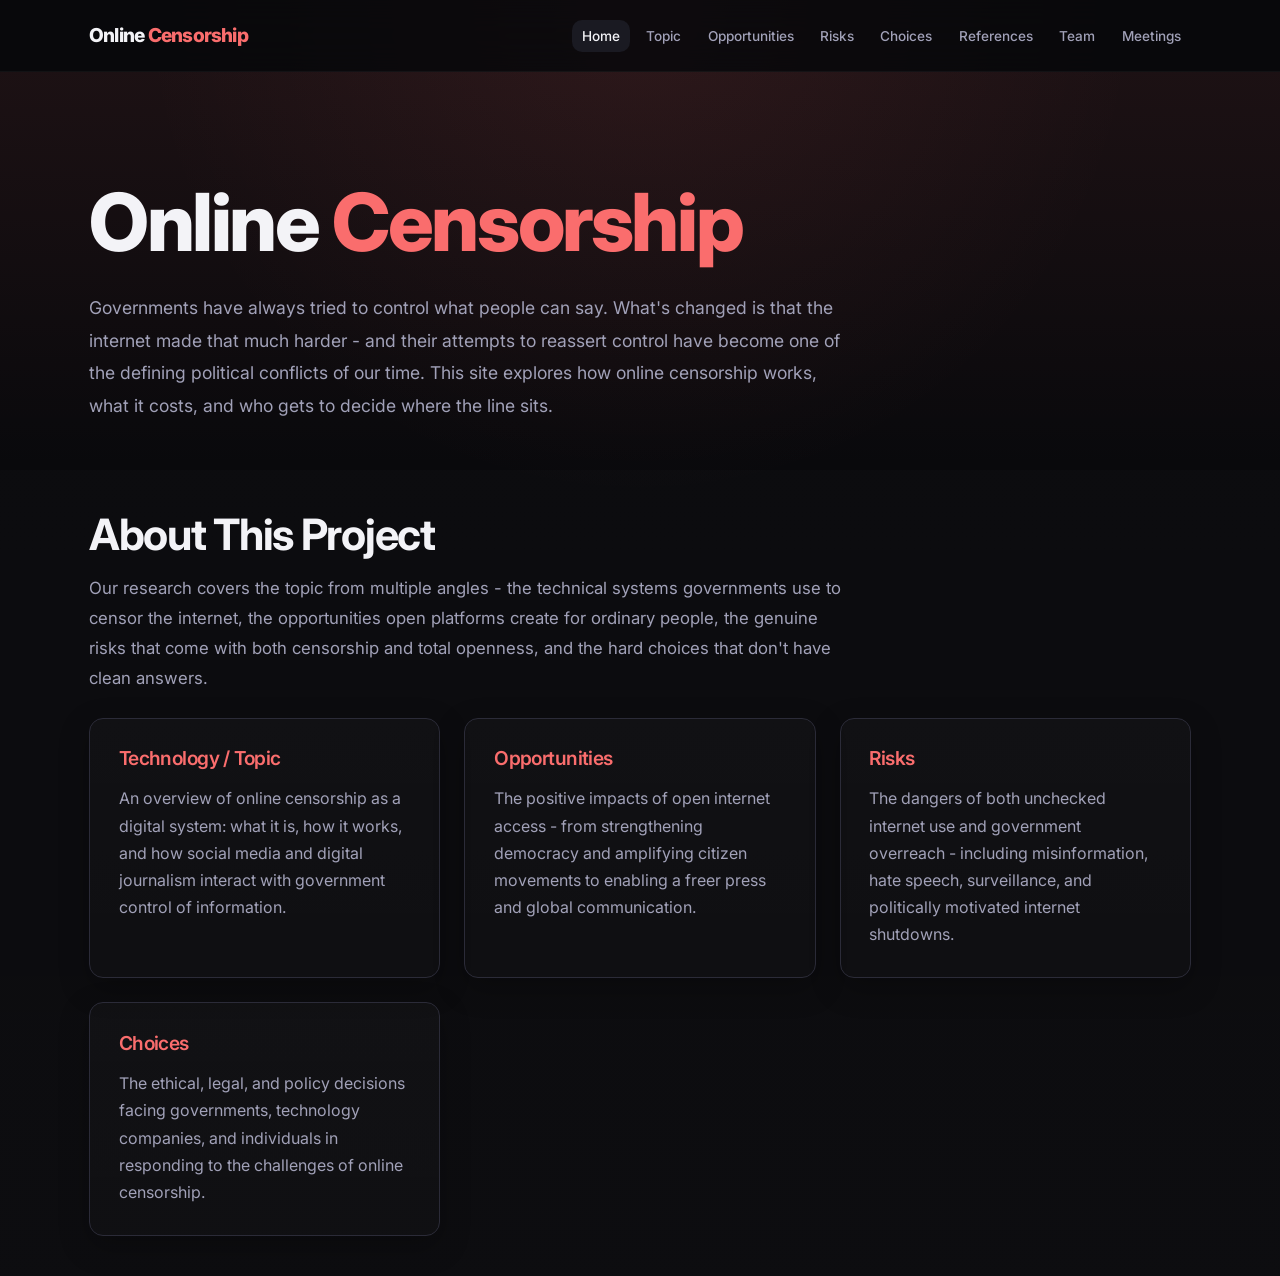
<file: index.html>
<!DOCTYPE html>
<html lang="en">

<head>
    <meta charset="UTF-8" />
    <meta name="viewport" content="width=device-width, initial-scale=1.0" />
    <title>Online Censorship</title>
    <link rel="preconnect" href="https://fonts.googleapis.com" />
    <link rel="preconnect" href="https://fonts.gstatic.com" crossorigin />
    <link href="https://fonts.googleapis.com/css2?family=Inter:wght@400;500;600;700&display=swap" rel="stylesheet" />
    <link rel="stylesheet" href="assets/global.css" />
</head>

<body>

    <div id="navbar"></div>

    <main>

        <section class="hero">
            <div class="container hero__inner">
                <div class="hero__content">
                    <h1>Online <span class="accent">Censorship</span></h1>
                    <p class="hero__sub">
                        Governments have always tried to control what people can say. What's changed is that the internet
                        made that much harder - and their attempts to reassert control have become one of the defining
                        political conflicts of our time. This site explores how online censorship works, what it costs,
                        and who gets to decide where the line sits.
                    </p>
                </div>
            </div>
        </section>

        <section class="about">
            <div class="container">
                <div class="section-header">
                    <h2>About This Project</h2>
                </div>
                <p class="section-sub">
                    Our research covers the topic from multiple angles - the technical systems governments use to
                    censor the internet, the opportunities open platforms create for ordinary people, the genuine
                    risks that come with both censorship and total openness, and the hard choices that don't have
                    clean answers.
                </p>
                <div class="cards">

                    <div class="card">
                        <h3><a href="pages/topic.html">Technology / Topic</a></h3>
                        <p>An overview of online censorship as a digital system: what it is, how it works, and how
                            social media and digital journalism interact with government control of information.</p>
                    </div>

                    <div class="card">
                        <h3><a href="pages/opportunities.html">Opportunities</a></h3>
                        <p>The positive impacts of open internet access - from strengthening democracy and amplifying
                            citizen movements to enabling a freer press and global communication.</p>
                    </div>

                    <div class="card">
                        <h3><a href="pages/risks.html">Risks</a></h3>
                        <p>The dangers of both unchecked internet use and government overreach - including
                            misinformation, hate speech, surveillance, and politically motivated internet shutdowns.</p>
                    </div>

                    <div class="card">
                        <h3><a href="pages/choices.html">Choices</a></h3>
                        <p>The ethical, legal, and policy decisions facing governments, technology companies, and
                            individuals in responding to the challenges of online censorship.</p>
                    </div>

                </div>
            </div>
        </section>

    </main>

    <script src="func/navbar.js"></script>
</body>

</html>
</file>
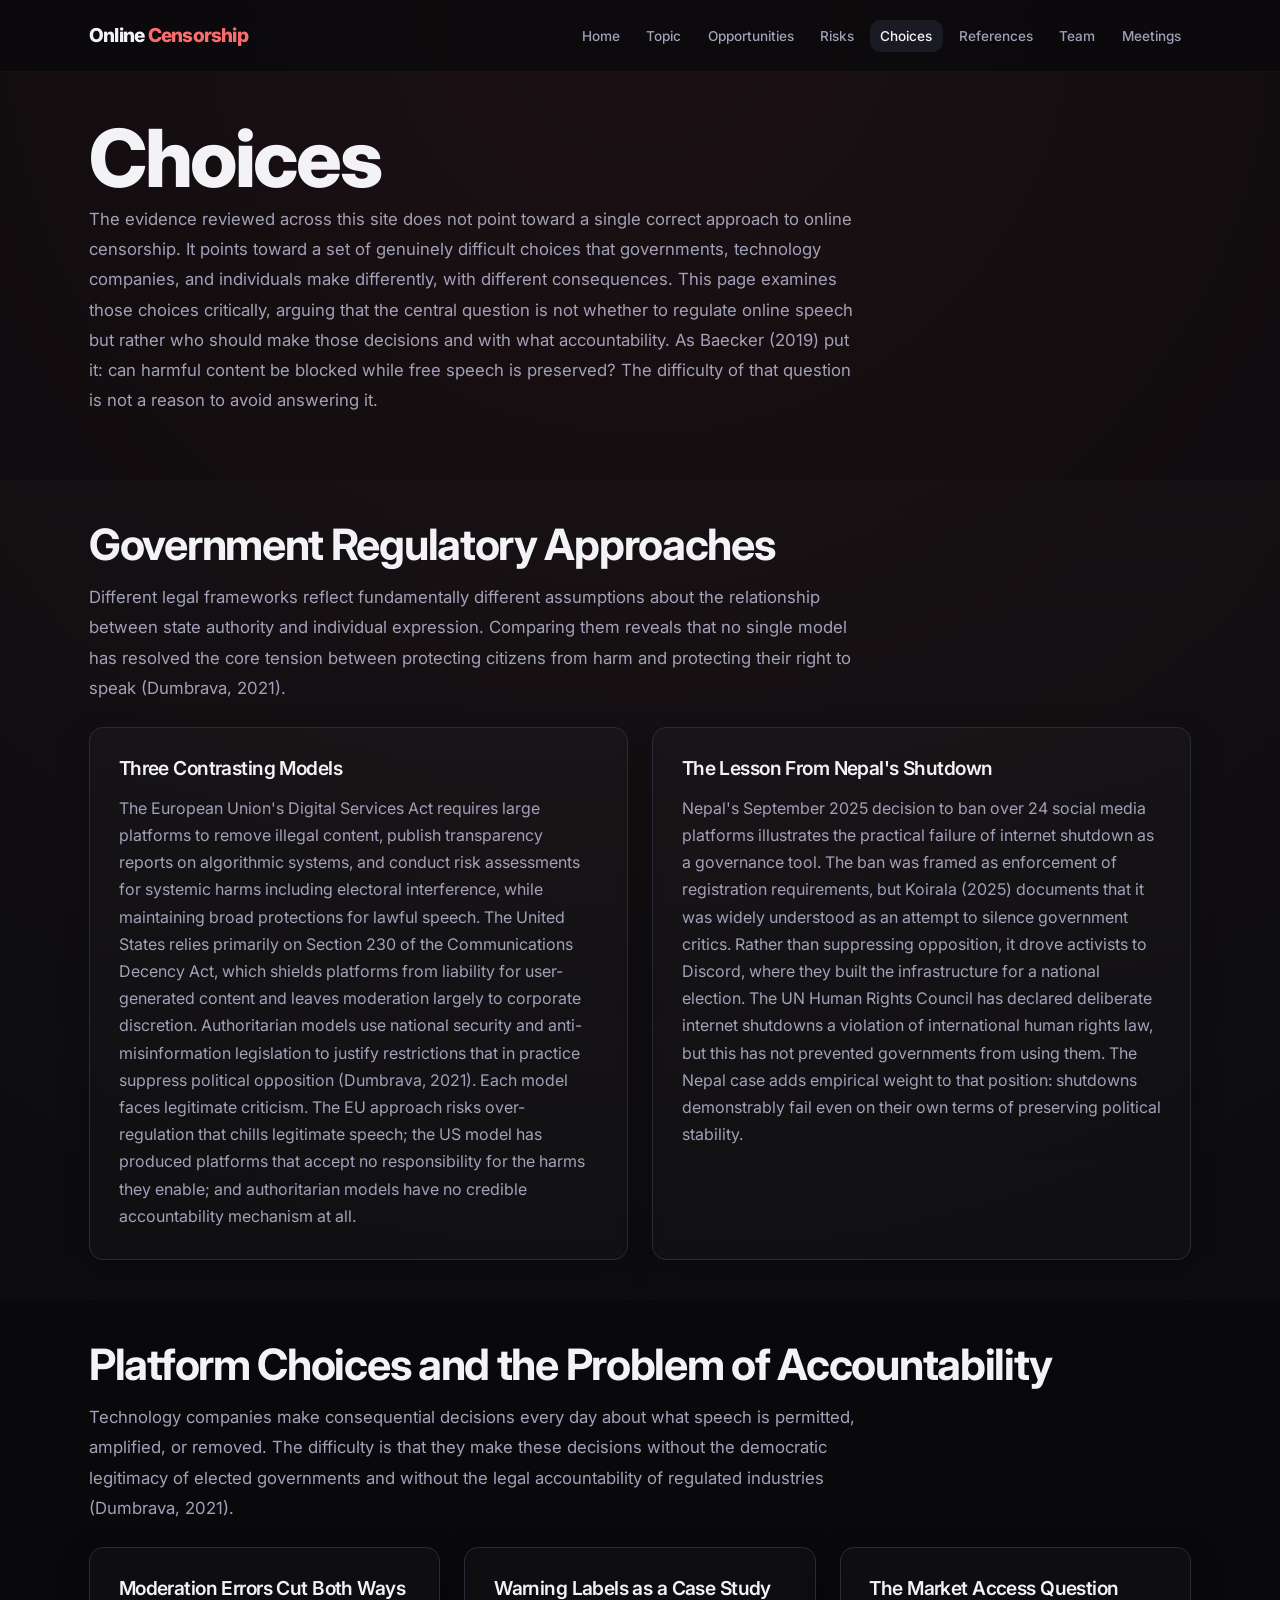
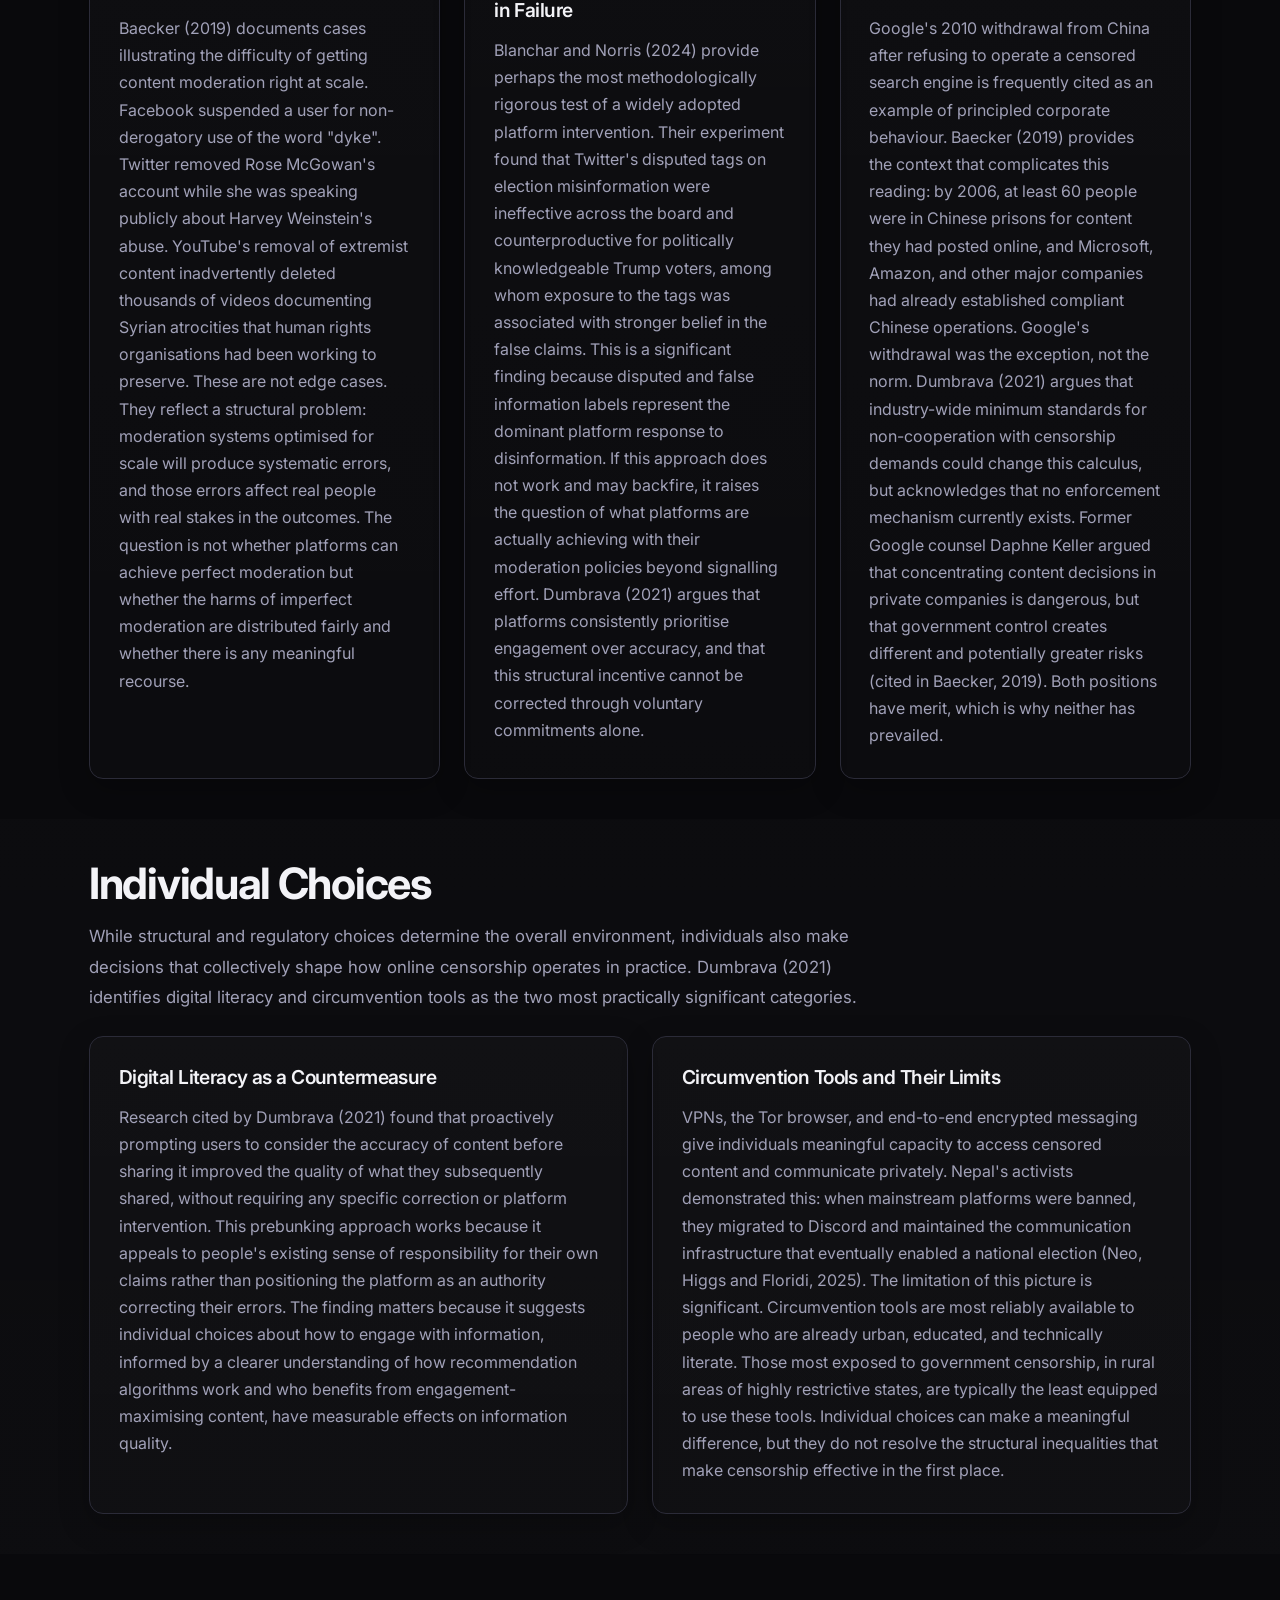
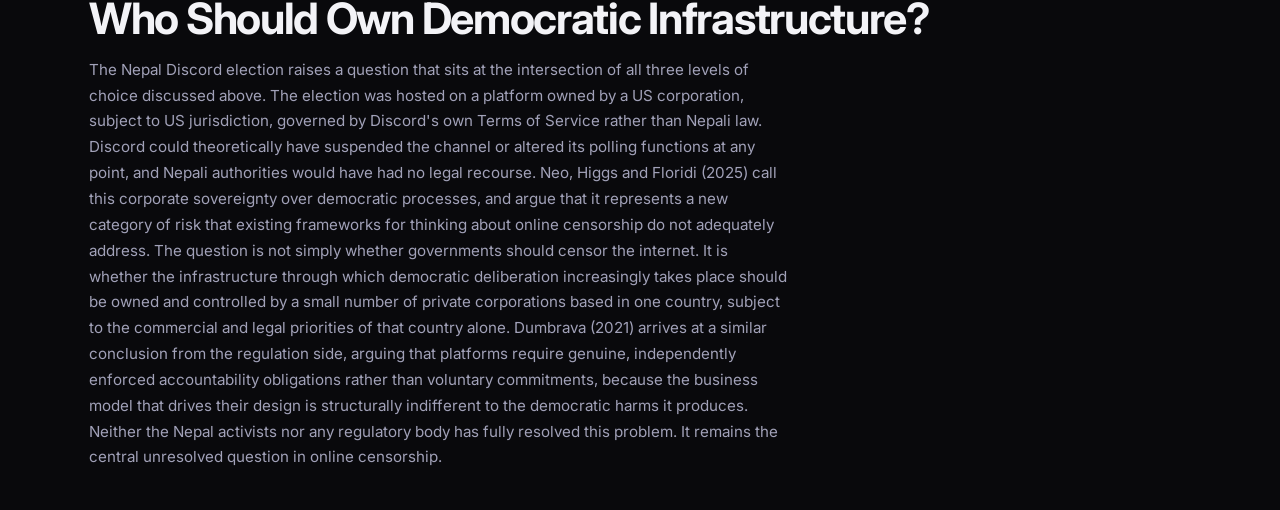
<file: pages/choices.html>
<!DOCTYPE html>
<html lang="en">

<head>
    <meta charset="UTF-8" />
    <meta name="viewport" content="width=device-width, initial-scale=1.0" />
    <title>Choices - Online Censorship</title>
    <base href="../" />
    <link rel="preconnect" href="https://fonts.googleapis.com" />
    <link rel="preconnect" href="https://fonts.gstatic.com" crossorigin />
    <link href="https://fonts.googleapis.com/css2?family=Inter:wght@400;500;600;700&display=swap" rel="stylesheet" />
    <link rel="stylesheet" href="assets/global.css" />
</head>

<body>

    <div id="navbar"></div>

    <main>

        <section>
            <div class="container">
                <h1>Choices</h1>
                <p class="section-sub">
                    The evidence reviewed across this site does not point toward a single correct approach to
                    online censorship. It points toward a set of genuinely difficult choices that governments,
                    technology companies, and individuals make differently, with different consequences. This
                    page examines those choices critically, arguing that the central question is not whether
                    to regulate online speech but rather who should make those decisions and with what
                    accountability. As Baecker (2019) put it: can harmful content be blocked while free
                    speech is preserved? The difficulty of that question is not a reason to avoid answering it.
                </p>
            </div>
        </section>

        <section class="about">
            <div class="container">
                <div class="section-header">
                    <h2>Government Regulatory Approaches</h2>
                </div>
                <p class="section-sub">
                    Different legal frameworks reflect fundamentally different assumptions about the relationship
                    between state authority and individual expression. Comparing them reveals that no single
                    model has resolved the core tension between protecting citizens from harm and protecting
                    their right to speak (Dumbrava, 2021).
                </p>
                <div class="cards">
                    <div class="card">
                        <h3>Three Contrasting Models</h3>
                        <p>
                            The European Union's Digital Services Act requires large platforms to remove
                            illegal content, publish transparency reports on algorithmic systems, and conduct
                            risk assessments for systemic harms including electoral interference, while
                            maintaining broad protections for lawful speech. The United States relies
                            primarily on Section 230 of the Communications Decency Act, which shields
                            platforms from liability for user-generated content and leaves moderation
                            largely to corporate discretion. Authoritarian models use national security
                            and anti-misinformation legislation to justify restrictions that in practice
                            suppress political opposition (Dumbrava, 2021). Each model faces legitimate
                            criticism. The EU approach risks over-regulation that chills legitimate speech;
                            the US model has produced platforms that accept no responsibility for the
                            harms they enable; and authoritarian models have no credible accountability
                            mechanism at all.
                        </p>
                    </div>
                    <div class="card">
                        <h3>The Lesson From Nepal's Shutdown</h3>
                        <p>
                            Nepal's September 2025 decision to ban over 24 social media platforms
                            illustrates the practical failure of internet shutdown as a governance tool.
                            The ban was framed as enforcement of registration requirements, but Koirala
                            (2025) documents that it was widely understood as an attempt to silence
                            government critics. Rather than suppressing opposition, it drove activists to
                            Discord, where they built the infrastructure for a national election. The UN
                            Human Rights Council has declared deliberate internet shutdowns a violation
                            of international human rights law, but this has not prevented governments
                            from using them. The Nepal case adds empirical weight to that position:
                            shutdowns demonstrably fail even on their own terms of preserving political
                            stability.
                        </p>
                    </div>
                </div>
            </div>
        </section>

        <section>
            <div class="container">
                <div class="section-header">
                    <h2>Platform Choices and the Problem of Accountability</h2>
                </div>
                <p class="section-sub">
                    Technology companies make consequential decisions every day about what speech is permitted,
                    amplified, or removed. The difficulty is that they make these decisions without the
                    democratic legitimacy of elected governments and without the legal accountability of
                    regulated industries (Dumbrava, 2021).
                </p>
                <div class="cards">
                    <div class="card">
                        <h3>Moderation Errors Cut Both Ways</h3>
                        <p>
                            Baecker (2019) documents cases illustrating the difficulty of getting content
                            moderation right at scale. Facebook suspended a user for non-derogatory use of
                            the word "dyke". Twitter removed Rose McGowan's account while she was speaking
                            publicly about Harvey Weinstein's abuse. YouTube's removal of extremist content
                            inadvertently deleted thousands of videos documenting Syrian atrocities that
                            human rights organisations had been working to preserve. These are not edge
                            cases. They reflect a structural problem: moderation systems optimised for
                            scale will produce systematic errors, and those errors affect real people with
                            real stakes in the outcomes. The question is not whether platforms can achieve
                            perfect moderation but whether the harms of imperfect moderation are
                            distributed fairly and whether there is any meaningful recourse.
                        </p>
                    </div>
                    <div class="card">
                        <h3>Warning Labels as a Case Study in Failure</h3>
                        <p>
                            Blanchar and Norris (2024) provide perhaps the most methodologically rigorous
                            test of a widely adopted platform intervention. Their experiment found that
                            Twitter's disputed tags on election misinformation were ineffective across
                            the board and counterproductive for politically knowledgeable Trump voters,
                            among whom exposure to the tags was associated with stronger belief in the
                            false claims. This is a significant finding because disputed and false
                            information labels represent the dominant platform response to
                            disinformation. If this approach does not work and may backfire, it raises
                            the question of what platforms are actually achieving with their moderation
                            policies beyond signalling effort. Dumbrava (2021) argues that platforms
                            consistently prioritise engagement over accuracy, and that this structural
                            incentive cannot be corrected through voluntary commitments alone.
                        </p>
                    </div>
                    <div class="card">
                        <h3>The Market Access Question</h3>
                        <p>
                            Google's 2010 withdrawal from China after refusing to operate a censored
                            search engine is frequently cited as an example of principled corporate
                            behaviour. Baecker (2019) provides the context that complicates this reading:
                            by 2006, at least 60 people were in Chinese prisons for content they had
                            posted online, and Microsoft, Amazon, and other major companies had already
                            established compliant Chinese operations. Google's withdrawal was the
                            exception, not the norm. Dumbrava (2021) argues that industry-wide minimum
                            standards for non-cooperation with censorship demands could change this
                            calculus, but acknowledges that no enforcement mechanism currently exists.
                            Former Google counsel Daphne Keller argued that concentrating content
                            decisions in private companies is dangerous, but that government control
                            creates different and potentially greater risks (cited in Baecker, 2019).
                            Both positions have merit, which is why neither has prevailed.
                        </p>
                    </div>
                </div>
            </div>
        </section>

        <section class="about">
            <div class="container">
                <div class="section-header">
                    <h2>Individual Choices</h2>
                </div>
                <p class="section-sub">
                    While structural and regulatory choices determine the overall environment, individuals
                    also make decisions that collectively shape how online censorship operates in practice.
                    Dumbrava (2021) identifies digital literacy and circumvention tools as the two most
                    practically significant categories.
                </p>
                <div class="cards">
                    <div class="card">
                        <h3>Digital Literacy as a Countermeasure</h3>
                        <p>
                            Research cited by Dumbrava (2021) found that proactively prompting users to
                            consider the accuracy of content before sharing it improved the quality of
                            what they subsequently shared, without requiring any specific correction or
                            platform intervention. This prebunking approach works because it appeals to
                            people's existing sense of responsibility for their own claims rather than
                            positioning the platform as an authority correcting their errors. The finding
                            matters because it suggests individual choices about how to engage with
                            information, informed by a clearer understanding of how recommendation
                            algorithms work and who benefits from engagement-maximising content, have
                            measurable effects on information quality.
                        </p>
                    </div>
                    <div class="card">
                        <h3>Circumvention Tools and Their Limits</h3>
                        <p>
                            VPNs, the Tor browser, and end-to-end encrypted messaging give individuals
                            meaningful capacity to access censored content and communicate privately.
                            Nepal's activists demonstrated this: when mainstream platforms were banned,
                            they migrated to Discord and maintained the communication infrastructure
                            that eventually enabled a national election (Neo, Higgs and Floridi, 2025).
                            The limitation of this picture is significant. Circumvention tools are
                            most reliably available to people who are already urban, educated, and
                            technically literate. Those most exposed to government censorship, in
                            rural areas of highly restrictive states, are typically the least equipped
                            to use these tools. Individual choices can make a meaningful difference,
                            but they do not resolve the structural inequalities that make censorship
                            effective in the first place.
                        </p>
                    </div>
                </div>
            </div>
        </section>

        <section>
            <div class="container">
                <div class="section-header">
                    <h2>Who Should Own Democratic Infrastructure?</h2>
                </div>
                <p style="color: var(--muted); font-size: 0.95rem; line-height: 1.7; max-width: 70ch;">
                    The Nepal Discord election raises a question that sits at the intersection of all three
                    levels of choice discussed above. The election was hosted on a platform owned by a US
                    corporation, subject to US jurisdiction, governed by Discord's own Terms of Service
                    rather than Nepali law. Discord could theoretically have suspended the channel or
                    altered its polling functions at any point, and Nepali authorities would have had no
                    legal recourse. Neo, Higgs and Floridi (2025) call this corporate sovereignty over
                    democratic processes, and argue that it represents a new category of risk that existing
                    frameworks for thinking about online censorship do not adequately address. The question
                    is not simply whether governments should censor the internet. It is whether the
                    infrastructure through which democratic deliberation increasingly takes place should
                    be owned and controlled by a small number of private corporations based in one
                    country, subject to the commercial and legal priorities of that country alone.
                    Dumbrava (2021) arrives at a similar conclusion from the regulation side, arguing
                    that platforms require genuine, independently enforced accountability obligations
                    rather than voluntary commitments, because the business model that drives their
                    design is structurally indifferent to the democratic harms it produces. Neither
                    the Nepal activists nor any regulatory body has fully resolved this problem.
                    It remains the central unresolved question in online censorship.
                </p>
            </div>
        </section>

    </main>

    <script src="func/navbar.js"></script>
</body>

</html>
</file>
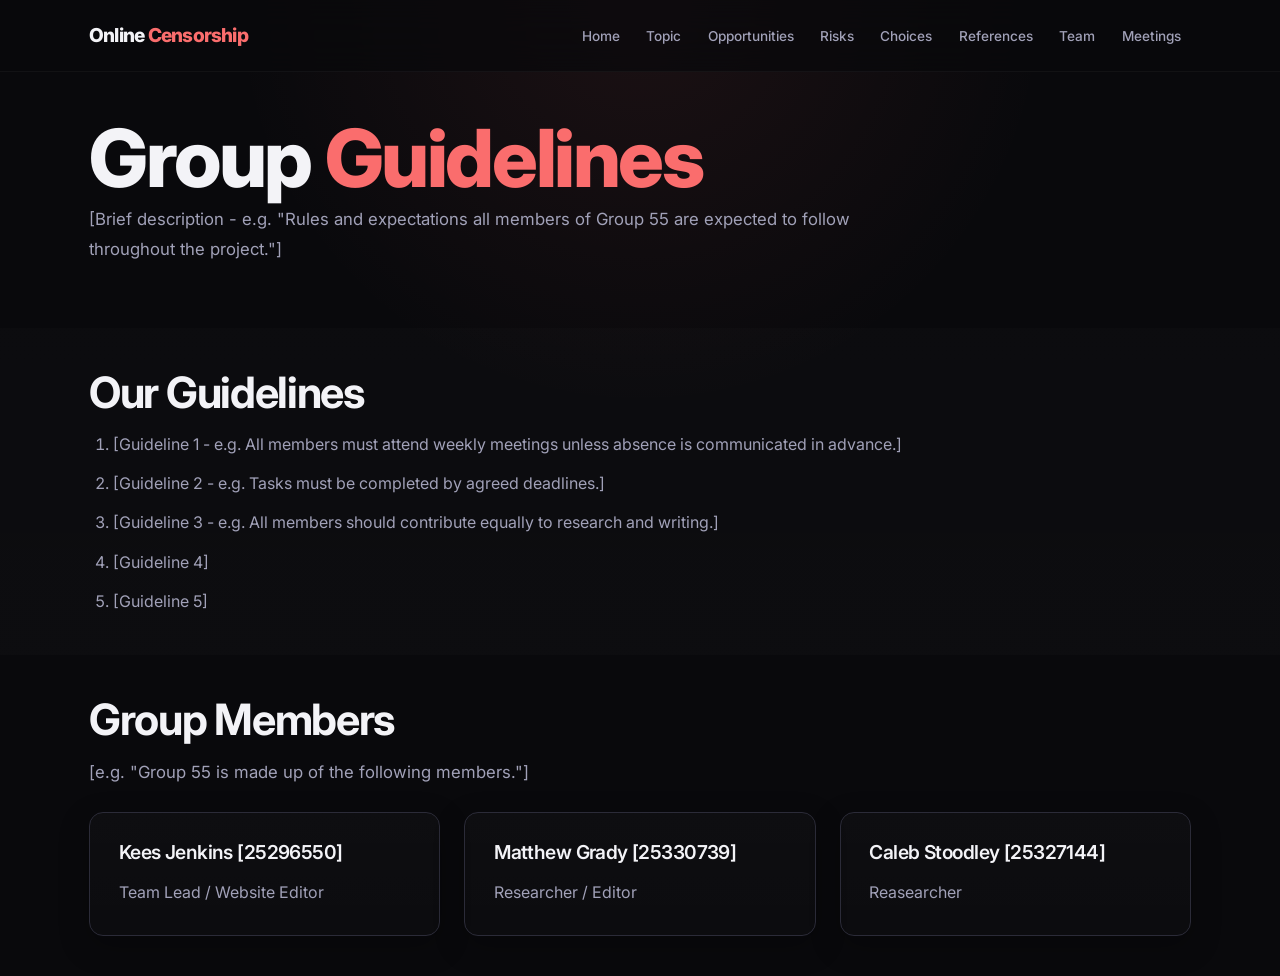
<file: pages/guidelines.html>
<!DOCTYPE html>
<html lang="en">

<head>
    <meta charset="UTF-8" />
    <meta name="viewport" content="width=device-width, initial-scale=1.0" />
    <title>Guidelines - Online Censorship</title>
    <base href="../" />
    <link rel="preconnect" href="https://fonts.googleapis.com" />
    <link rel="preconnect" href="https://fonts.gstatic.com" crossorigin />
    <link href="https://fonts.googleapis.com/css2?family=Inter:wght@400;500;600;700&display=swap" rel="stylesheet" />
    <link rel="stylesheet" href="assets/global.css" />
</head>

<body>

    <div id="navbar"></div>

    <main>

        <section>
            <div class="container">
                <h1>Group <span class="accent">Guidelines</span></h1>
                <!-- TODO: Add a short description of what this page covers -->
                <p class="section-sub">[Brief description - e.g. "Rules and expectations all members of Group 55 are expected to follow throughout the project."]</p>
            </div>
        </section>

        <section class="about">
            <div class="container">
                <div class="section-header">
                    <h2>Our Guidelines</h2>
                </div>

                <!-- TODO: Replace each <li> with an actual guideline.
                     Add or remove items as needed. -->
                <ol style="padding-left: 1.5rem; display: flex; flex-direction: column; gap: 0.75rem; color: var(--text); font-size: 0.95rem;">
                    <li>[Guideline 1 - e.g. All members must attend weekly meetings unless absence is communicated in advance.]</li>
                    <li>[Guideline 2 - e.g. Tasks must be completed by agreed deadlines.]</li>
                    <li>[Guideline 3 - e.g. All members should contribute equally to research and writing.]</li>
                    <li>[Guideline 4]</li>
                    <li>[Guideline 5]</li>
                </ol>

            </div>
        </section>

        <section>
            <div class="container">
                <div class="section-header">
                    <h2>Group Members</h2>
                </div>
                <!-- TODO: Add a sentence about the group -->
                <p class="section-sub">[e.g. "Group 55 is made up of the following members."]</p>

                <!-- TODO: Add one card per member. Copy and paste the block below.
                     Fill in Name, Student ID, and Role/Responsibilities. -->
                <div class="cards">

                    <div class="card">
                        <h3>Kees Jenkins [25296550]</h3>
                        <p>Team Lead / Website Editor</p>
                    </div>

                    <div class="card">
                        <h3>Matthew Grady [25330739]</h3>
                        <p>Researcher / Editor</p>
                    </div>

                    <div class="card">
                        <h3>Caleb Stoodley [25327144]</h3>
                        <p>Reasearcher</p>
                    </div>

                </div>
            </div>
        </section>

    </main>

    <script src="func/navbar.js"></script>
</body>

</html>
</file>
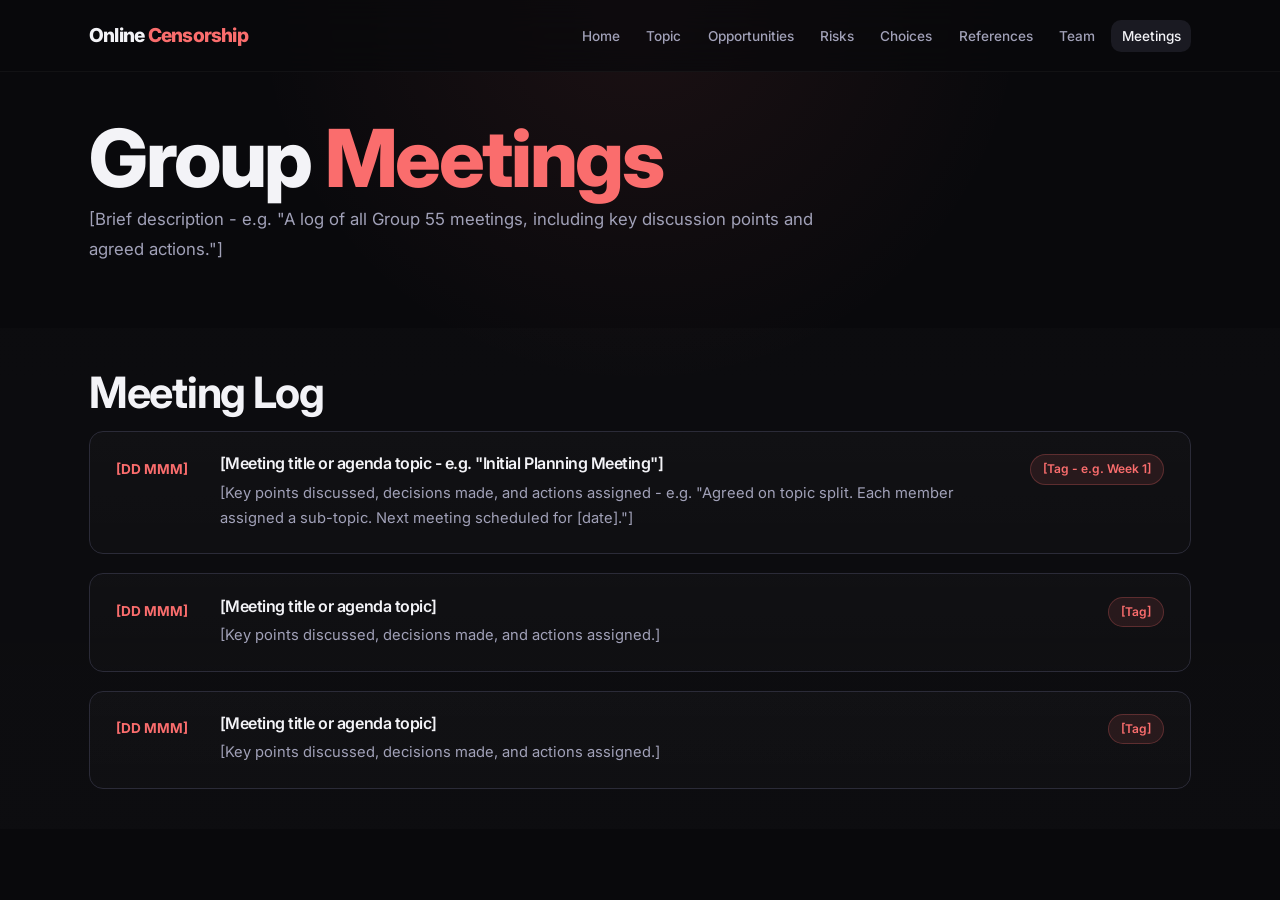
<file: pages/meetings.html>
<!DOCTYPE html>
<html lang="en">

<head>
    <meta charset="UTF-8" />
    <meta name="viewport" content="width=device-width, initial-scale=1.0" />
    <title>Meetings - Online Censorship</title>
    <base href="../" />
    <link rel="preconnect" href="https://fonts.googleapis.com" />
    <link rel="preconnect" href="https://fonts.gstatic.com" crossorigin />
    <link href="https://fonts.googleapis.com/css2?family=Inter:wght@400;500;600;700&display=swap" rel="stylesheet" />
    <link rel="stylesheet" href="assets/global.css" />
</head>

<body>

    <div id="navbar"></div>

    <main>

        <section>
            <div class="container">
                <h1>Group <span class="accent">Meetings</span></h1>
                <!-- TODO: Update the description below -->
                <p class="section-sub">[Brief description - e.g. "A log of all Group 55 meetings, including key discussion points and agreed actions."]</p>
            </div>
        </section>

        <section class="about">
            <div class="container">
                <div class="section-header">
                    <h2>Meeting Log</h2>
                </div>

                <!-- TODO: Add one event-card block per meeting.
                     Fill in the date, title/agenda, a short summary of what was discussed,
                     and a tag (e.g. "Week 1", "Planning", "Check-in", "Final Review").
                     Copy and paste the block below to add more entries.
                     Keep entries in chronological order (oldest first). -->
                <div class="events-list">

                    <div class="event-card">
                        <div class="event-card__date">[DD MMM]</div>
                        <div class="event-card__body">
                            <h3>[Meeting title or agenda topic - e.g. "Initial Planning Meeting"]</h3>
                            <p>[Key points discussed, decisions made, and actions assigned - e.g. "Agreed on topic split. Each member assigned a sub-topic. Next meeting scheduled for [date]."]</p>
                        </div>
                        <span class="event-card__tag">[Tag - e.g. Week 1]</span>
                    </div>

                    <div class="event-card">
                        <div class="event-card__date">[DD MMM]</div>
                        <div class="event-card__body">
                            <h3>[Meeting title or agenda topic]</h3>
                            <p>[Key points discussed, decisions made, and actions assigned.]</p>
                        </div>
                        <span class="event-card__tag">[Tag]</span>
                    </div>

                    <div class="event-card">
                        <div class="event-card__date">[DD MMM]</div>
                        <div class="event-card__body">
                            <h3>[Meeting title or agenda topic]</h3>
                            <p>[Key points discussed, decisions made, and actions assigned.]</p>
                        </div>
                        <span class="event-card__tag">[Tag]</span>
                    </div>

                    <!-- Add more meeting entries here -->

                </div>
            </div>
        </section>

    </main>

    <script src="func/navbar.js"></script>
</body>

</html>
</file>
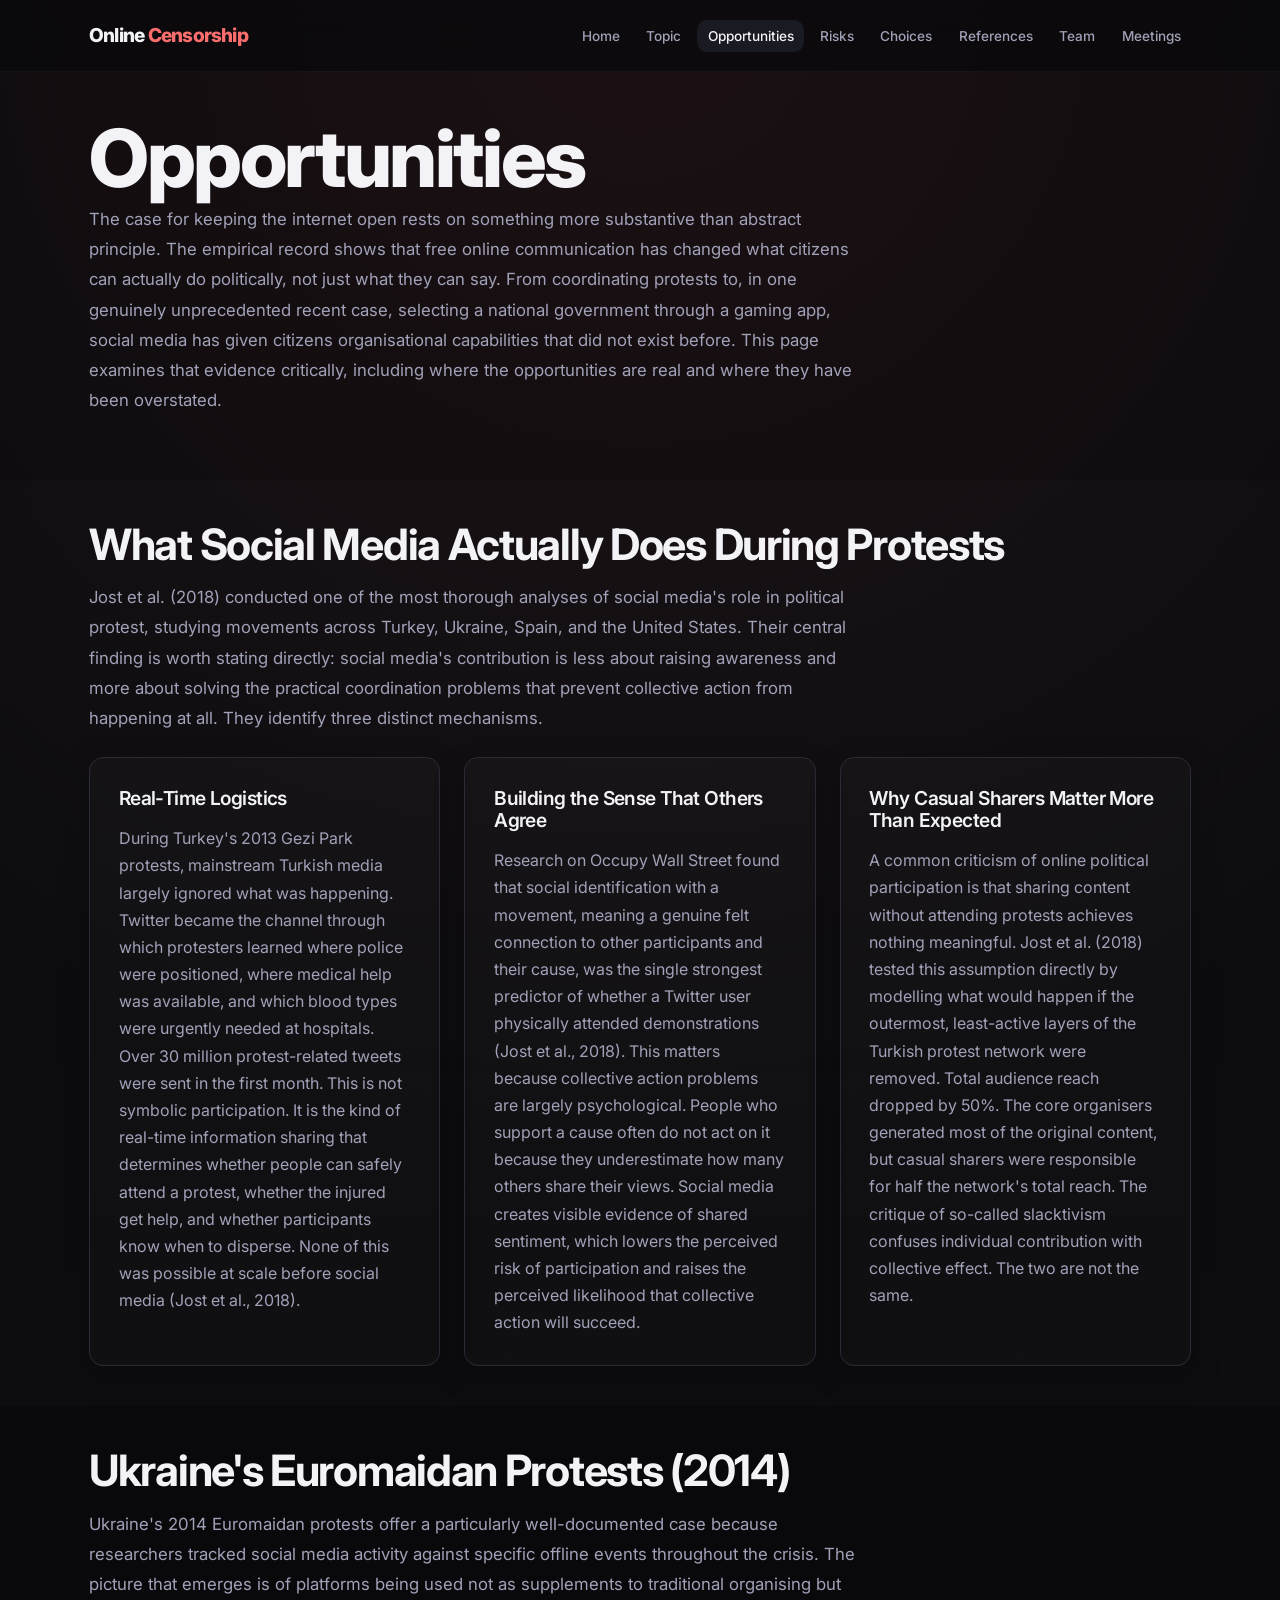
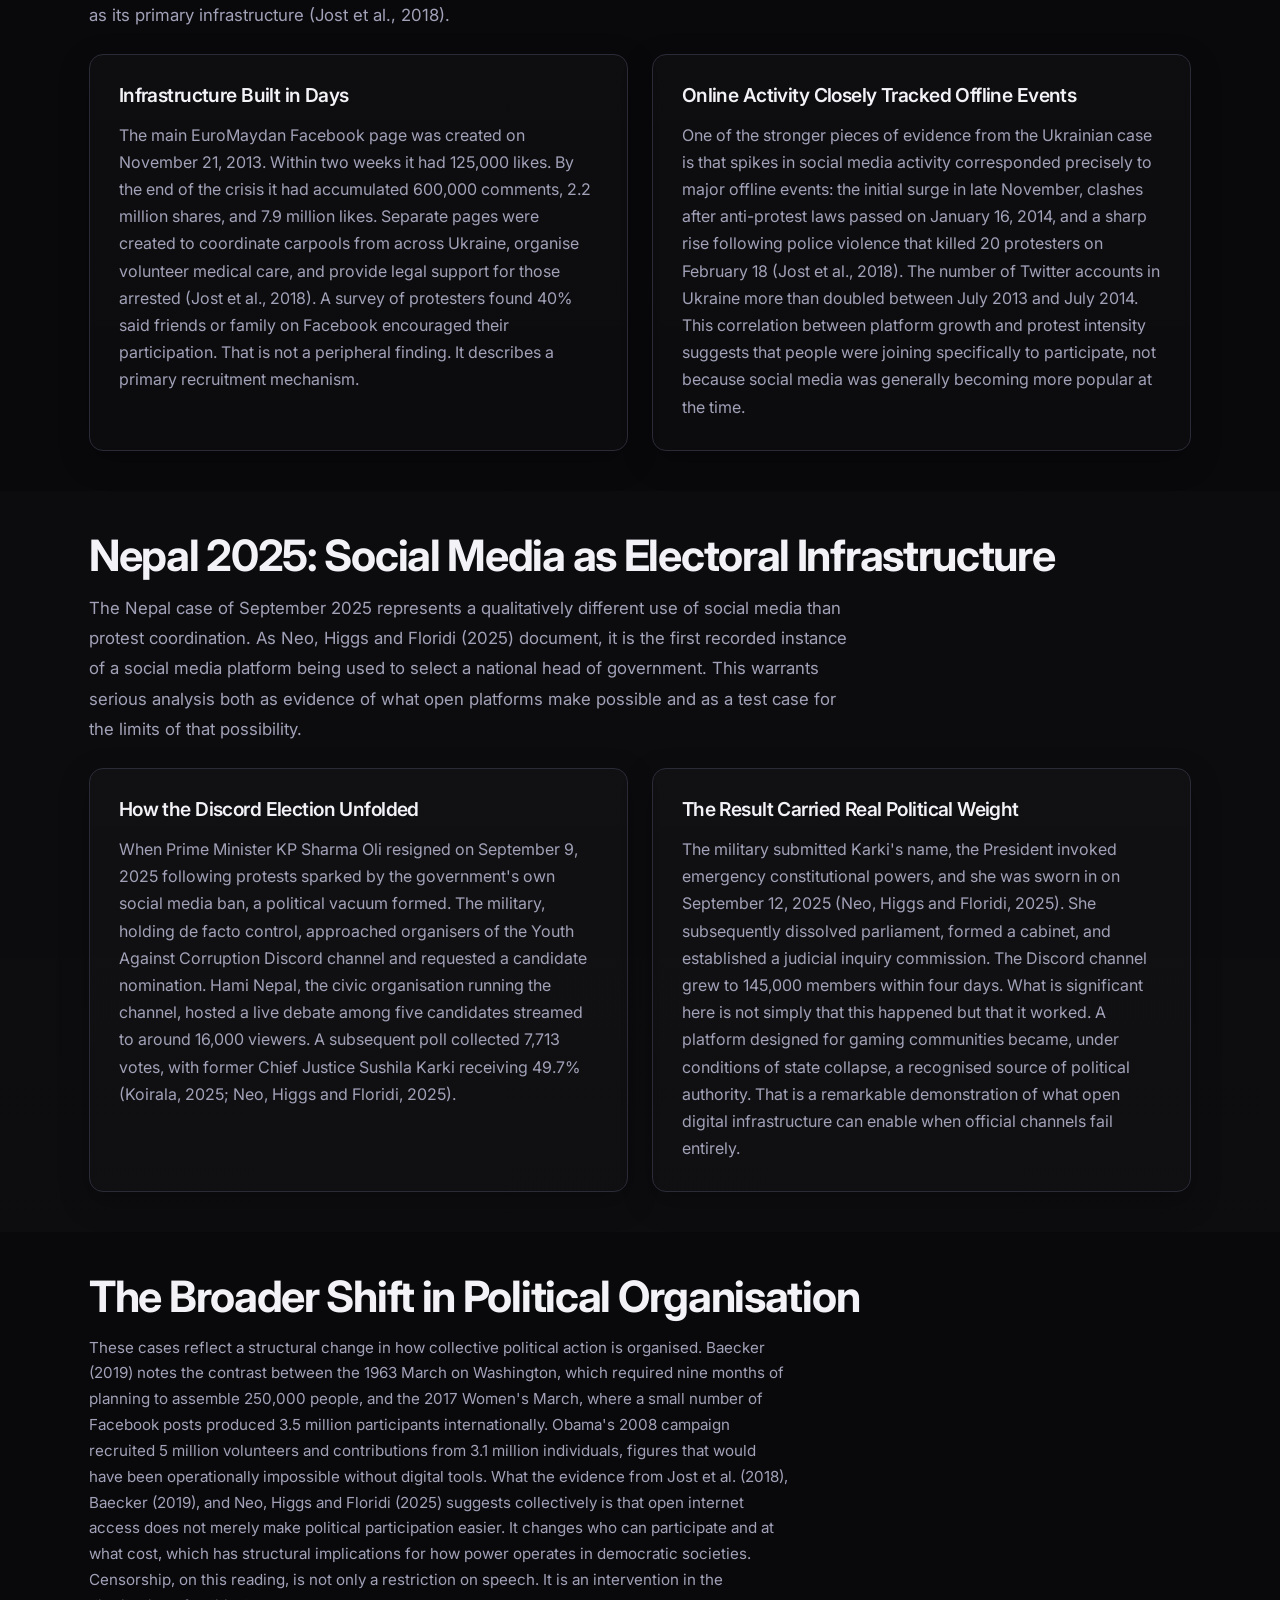
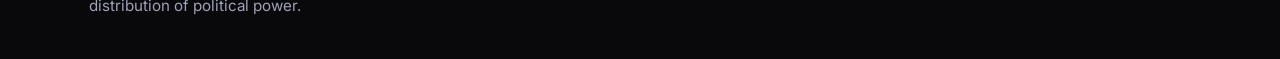
<file: pages/opportunities.html>
<!DOCTYPE html>
<html lang="en">

<head>
    <meta charset="UTF-8" />
    <meta name="viewport" content="width=device-width, initial-scale=1.0" />
    <title>Opportunities - Online Censorship</title>
    <base href="../" />
    <link rel="preconnect" href="https://fonts.googleapis.com" />
    <link rel="preconnect" href="https://fonts.gstatic.com" crossorigin />
    <link href="https://fonts.googleapis.com/css2?family=Inter:wght@400;500;600;700&display=swap" rel="stylesheet" />
    <link rel="stylesheet" href="assets/global.css" />
</head>

<body>

    <div id="navbar"></div>

    <main>

        <section>
            <div class="container">
                <h1>Opportunities</h1>
                <p class="section-sub">
                    The case for keeping the internet open rests on something more substantive than abstract
                    principle. The empirical record shows that free online communication has changed what citizens
                    can actually do politically, not just what they can say. From coordinating protests to, in one
                    genuinely unprecedented recent case, selecting a national government through a gaming app,
                    social media has given citizens organisational capabilities that did not exist before. This
                    page examines that evidence critically, including where the opportunities are real and where
                    they have been overstated.
                </p>
            </div>
        </section>

        <section class="about">
            <div class="container">
                <div class="section-header">
                    <h2>What Social Media Actually Does During Protests</h2>
                </div>
                <p class="section-sub">
                    Jost et al. (2018) conducted one of the most thorough analyses of social media's role in
                    political protest, studying movements across Turkey, Ukraine, Spain, and the United States.
                    Their central finding is worth stating directly: social media's contribution is less about
                    raising awareness and more about solving the practical coordination problems that prevent
                    collective action from happening at all. They identify three distinct mechanisms.
                </p>
                <div class="cards">
                    <div class="card">
                        <h3>Real-Time Logistics</h3>
                        <p>
                            During Turkey's 2013 Gezi Park protests, mainstream Turkish media largely ignored
                            what was happening. Twitter became the channel through which protesters learned
                            where police were positioned, where medical help was available, and which blood
                            types were urgently needed at hospitals. Over 30 million protest-related tweets
                            were sent in the first month. This is not symbolic participation. It is the kind
                            of real-time information sharing that determines whether people can safely attend
                            a protest, whether the injured get help, and whether participants know when to
                            disperse. None of this was possible at scale before social media (Jost et al., 2018).
                        </p>
                    </div>
                    <div class="card">
                        <h3>Building the Sense That Others Agree</h3>
                        <p>
                            Research on Occupy Wall Street found that social identification with a movement,
                            meaning a genuine felt connection to other participants and their cause, was the
                            single strongest predictor of whether a Twitter user physically attended
                            demonstrations (Jost et al., 2018). This matters because collective action
                            problems are largely psychological. People who support a cause often do not act
                            on it because they underestimate how many others share their views. Social media
                            creates visible evidence of shared sentiment, which lowers the perceived risk
                            of participation and raises the perceived likelihood that collective action
                            will succeed.
                        </p>
                    </div>
                    <div class="card">
                        <h3>Why Casual Sharers Matter More Than Expected</h3>
                        <p>
                            A common criticism of online political participation is that sharing content
                            without attending protests achieves nothing meaningful. Jost et al. (2018)
                            tested this assumption directly by modelling what would happen if the outermost,
                            least-active layers of the Turkish protest network were removed. Total audience
                            reach dropped by 50%. The core organisers generated most of the original
                            content, but casual sharers were responsible for half the network's total reach.
                            The critique of so-called slacktivism confuses individual contribution with
                            collective effect. The two are not the same.
                        </p>
                    </div>
                </div>
            </div>
        </section>

        <section>
            <div class="container">
                <div class="section-header">
                    <h2>Ukraine's Euromaidan Protests (2014)</h2>
                </div>
                <p class="section-sub">
                    Ukraine's 2014 Euromaidan protests offer a particularly well-documented case because
                    researchers tracked social media activity against specific offline events throughout the
                    crisis. The picture that emerges is of platforms being used not as supplements to
                    traditional organising but as its primary infrastructure (Jost et al., 2018).
                </p>
                <div class="cards">
                    <div class="card">
                        <h3>Infrastructure Built in Days</h3>
                        <p>
                            The main EuroMaydan Facebook page was created on November 21, 2013. Within two
                            weeks it had 125,000 likes. By the end of the crisis it had accumulated 600,000
                            comments, 2.2 million shares, and 7.9 million likes. Separate pages were created
                            to coordinate carpools from across Ukraine, organise volunteer medical care, and
                            provide legal support for those arrested (Jost et al., 2018). A survey of
                            protesters found 40% said friends or family on Facebook encouraged their
                            participation. That is not a peripheral finding. It describes a primary
                            recruitment mechanism.
                        </p>
                    </div>
                    <div class="card">
                        <h3>Online Activity Closely Tracked Offline Events</h3>
                        <p>
                            One of the stronger pieces of evidence from the Ukrainian case is that spikes
                            in social media activity corresponded precisely to major offline events: the
                            initial surge in late November, clashes after anti-protest laws passed on
                            January 16, 2014, and a sharp rise following police violence that killed 20
                            protesters on February 18 (Jost et al., 2018). The number of Twitter accounts
                            in Ukraine more than doubled between July 2013 and July 2014. This correlation
                            between platform growth and protest intensity suggests that people were joining
                            specifically to participate, not because social media was generally becoming
                            more popular at the time.
                        </p>
                    </div>
                </div>
            </div>
        </section>

        <section class="about">
            <div class="container">
                <div class="section-header">
                    <h2>Nepal 2025: Social Media as Electoral Infrastructure</h2>
                </div>
                <p class="section-sub">
                    The Nepal case of September 2025 represents a qualitatively different use of social media
                    than protest coordination. As Neo, Higgs and Floridi (2025) document, it is the first
                    recorded instance of a social media platform being used to select a national head of
                    government. This warrants serious analysis both as evidence of what open platforms make
                    possible and as a test case for the limits of that possibility.
                </p>
                <div class="cards">
                    <div class="card">
                        <h3>How the Discord Election Unfolded</h3>
                        <p>
                            When Prime Minister KP Sharma Oli resigned on September 9, 2025 following
                            protests sparked by the government's own social media ban, a political vacuum
                            formed. The military, holding de facto control, approached organisers of the
                            Youth Against Corruption Discord channel and requested a candidate nomination.
                            Hami Nepal, the civic organisation running the channel, hosted a live debate
                            among five candidates streamed to around 16,000 viewers. A subsequent poll
                            collected 7,713 votes, with former Chief Justice Sushila Karki receiving 49.7%
                            (Koirala, 2025; Neo, Higgs and Floridi, 2025).
                        </p>
                    </div>
                    <div class="card">
                        <h3>The Result Carried Real Political Weight</h3>
                        <p>
                            The military submitted Karki's name, the President invoked emergency
                            constitutional powers, and she was sworn in on September 12, 2025 (Neo, Higgs
                            and Floridi, 2025). She subsequently dissolved parliament, formed a cabinet,
                            and established a judicial inquiry commission. The Discord channel grew to
                            145,000 members within four days. What is significant here is not simply that
                            this happened but that it worked. A platform designed for gaming communities
                            became, under conditions of state collapse, a recognised source of political
                            authority. That is a remarkable demonstration of what open digital
                            infrastructure can enable when official channels fail entirely.
                        </p>
                    </div>
                </div>
            </div>
        </section>

        <section>
            <div class="container">
                <div class="section-header">
                    <h2>The Broader Shift in Political Organisation</h2>
                </div>
                <p style="color: var(--muted); font-size: 0.95rem; line-height: 1.7; max-width: 70ch;">
                    These cases reflect a structural change in how collective political action is organised.
                    Baecker (2019) notes the contrast between the 1963 March on Washington, which required
                    nine months of planning to assemble 250,000 people, and the 2017 Women's March, where
                    a small number of Facebook posts produced 3.5 million participants internationally.
                    Obama's 2008 campaign recruited 5 million volunteers and contributions from 3.1 million
                    individuals, figures that would have been operationally impossible without digital tools.
                    What the evidence from Jost et al. (2018), Baecker (2019), and Neo, Higgs and Floridi
                    (2025) suggests collectively is that open internet access does not merely make political
                    participation easier. It changes who can participate and at what cost, which has
                    structural implications for how power operates in democratic societies. Censorship, on
                    this reading, is not only a restriction on speech. It is an intervention in the
                    distribution of political power.
                </p>
            </div>
        </section>

    </main>

    <script src="func/navbar.js"></script>
</body>

</html>
</file>
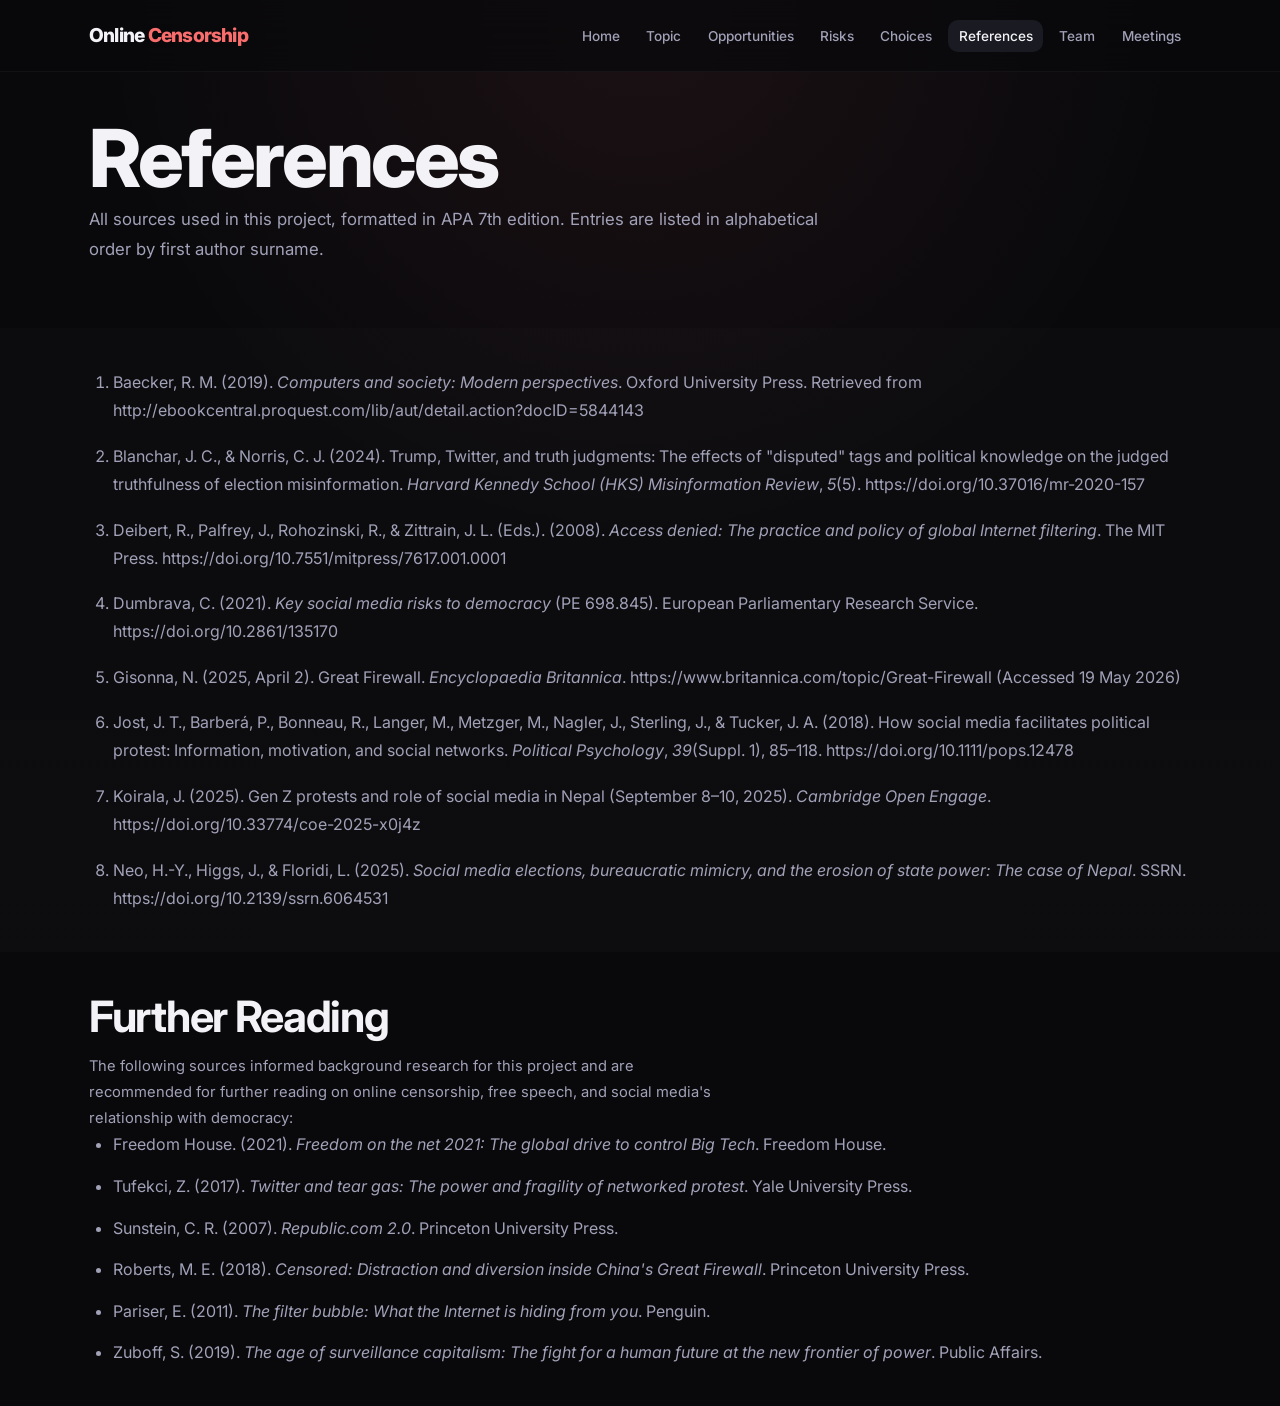
<file: pages/references.html>
<!DOCTYPE html>
<html lang="en">

<head>
    <meta charset="UTF-8" />
    <meta name="viewport" content="width=device-width, initial-scale=1.0" />
    <title>References - Online Censorship</title>
    <base href="../" />
    <link rel="preconnect" href="https://fonts.googleapis.com" />
    <link rel="preconnect" href="https://fonts.gstatic.com" crossorigin />
    <link href="https://fonts.googleapis.com/css2?family=Inter:wght@400;500;600;700&display=swap" rel="stylesheet" />
    <link rel="stylesheet" href="assets/global.css" />
</head>

<body>

    <div id="navbar"></div>

    <main>

        <section>
            <div class="container">
                <h1>References</h1>
                <p class="section-sub">
                    All sources used in this project, formatted in APA 7th edition.
                    Entries are listed in alphabetical order by first author surname.
                </p>
            </div>
        </section>

        <section class="about">
            <div class="container">

                <ol style="padding-left: 1.5rem; display: flex; flex-direction: column; gap: 1.1rem; color: var(--muted); font-size: 0.92rem; line-height: 1.75;">

                    <li>
                        Baecker, R. M. (2019). <em>Computers and society: Modern perspectives</em>.
                        Oxford University Press.
                        Retrieved from http://ebookcentral.proquest.com/lib/aut/detail.action?docID=5844143
                    </li>

                    <li>
                        Blanchar, J. C., &amp; Norris, C. J. (2024). Trump, Twitter, and truth judgments:
                        The effects of "disputed" tags and political knowledge on the judged truthfulness of
                        election misinformation. <em>Harvard Kennedy School (HKS) Misinformation Review</em>,
                        <em>5</em>(5). https://doi.org/10.37016/mr-2020-157
                    </li>

                    <li>
                        Deibert, R., Palfrey, J., Rohozinski, R., &amp; Zittrain, J. L. (Eds.). (2008).
                        <em>Access denied: The practice and policy of global Internet filtering</em>.
                        The MIT Press. https://doi.org/10.7551/mitpress/7617.001.0001
                    </li>

                    <li>
                        Dumbrava, C. (2021). <em>Key social media risks to democracy</em> (PE 698.845).
                        European Parliamentary Research Service.
                        https://doi.org/10.2861/135170
                    </li>

                    <li>
                        Gisonna, N. (2025, April 2). Great Firewall. <em>Encyclopaedia Britannica</em>.
                        https://www.britannica.com/topic/Great-Firewall
                        (Accessed 19 May 2026)
                    </li>

                    <li>
                        Jost, J. T., Barberá, P., Bonneau, R., Langer, M., Metzger, M., Nagler, J.,
                        Sterling, J., &amp; Tucker, J. A. (2018). How social media facilitates political
                        protest: Information, motivation, and social networks.
                        <em>Political Psychology</em>, <em>39</em>(Suppl. 1), 85–118.
                        https://doi.org/10.1111/pops.12478
                    </li>

                    <li>
                        Koirala, J. (2025). Gen Z protests and role of social media in Nepal
                        (September 8–10, 2025). <em>Cambridge Open Engage</em>.
                        https://doi.org/10.33774/coe-2025-x0j4z
                    </li>

                    <li>
                        Neo, H.-Y., Higgs, J., &amp; Floridi, L. (2025). <em>Social media elections,
                        bureaucratic mimicry, and the erosion of state power: The case of Nepal</em>.
                        SSRN. https://doi.org/10.2139/ssrn.6064531
                    </li>

                </ol>

            </div>
        </section>

        <section>
            <div class="container">
                <div class="section-header">
                    <h2>Further Reading</h2>
                </div>
                <p style="color: var(--muted); font-size: 0.92rem; line-height: 1.75; max-width: 70ch;">
                    The following sources informed background research for this project and are recommended
                    for further reading on online censorship, free speech, and social media's relationship
                    with democracy:
                </p>
                <ul style="padding-left: 1.5rem; display: flex; flex-direction: column; gap: 0.9rem; color: var(--muted); font-size: 0.92rem; line-height: 1.7;">
                    <li>
                        Freedom House. (2021). <em>Freedom on the net 2021: The global drive to control
                        Big Tech</em>. Freedom House.
                    </li>
                    <li>
                        Tufekci, Z. (2017). <em>Twitter and tear gas: The power and fragility of
                        networked protest</em>. Yale University Press.
                    </li>
                    <li>
                        Sunstein, C. R. (2007). <em>Republic.com 2.0</em>. Princeton University Press.
                    </li>
                    <li>
                        Roberts, M. E. (2018). <em>Censored: Distraction and diversion inside China's
                        Great Firewall</em>. Princeton University Press.
                    </li>
                    <li>
                        Pariser, E. (2011). <em>The filter bubble: What the Internet is hiding from
                        you</em>. Penguin.
                    </li>
                    <li>
                        Zuboff, S. (2019). <em>The age of surveillance capitalism: The fight for a human
                        future at the new frontier of power</em>. Public Affairs.
                    </li>
                </ul>
            </div>
        </section>

    </main>

    <script src="func/navbar.js"></script>
</body>

</html>
</file>
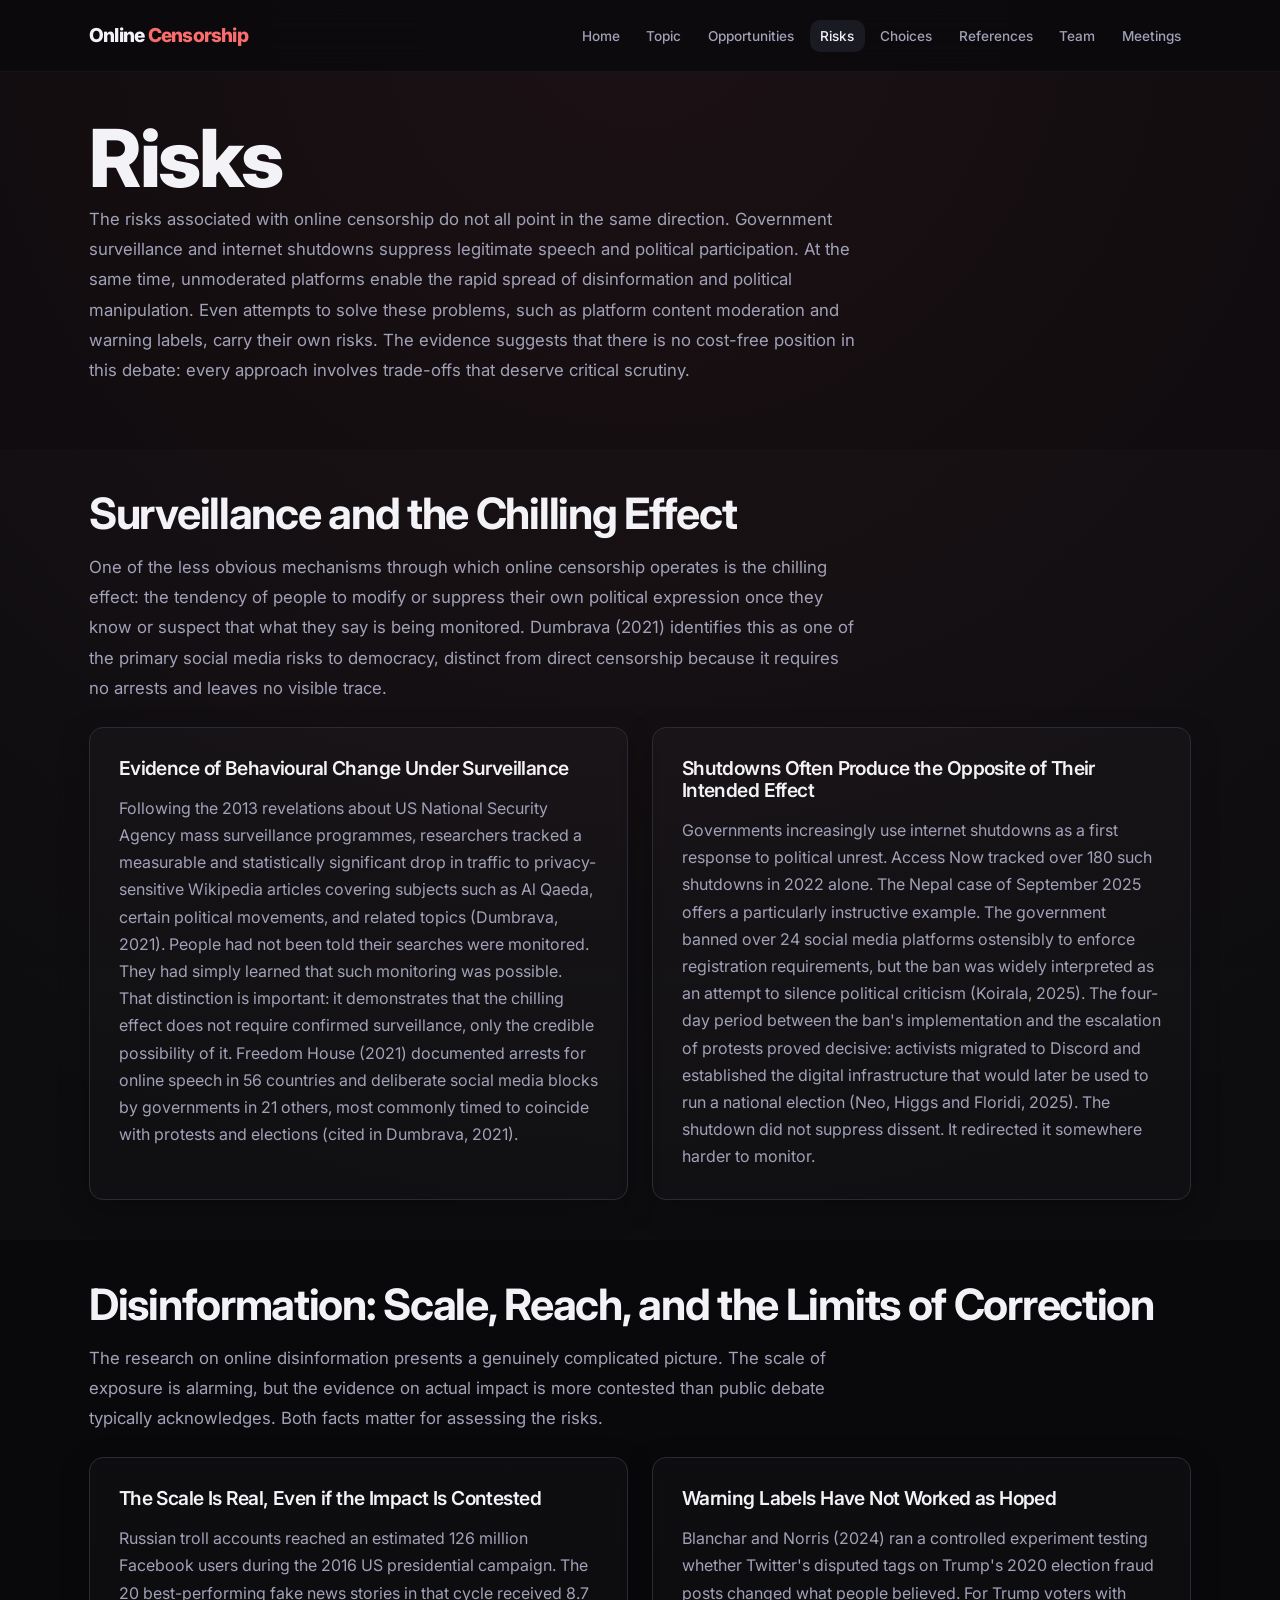
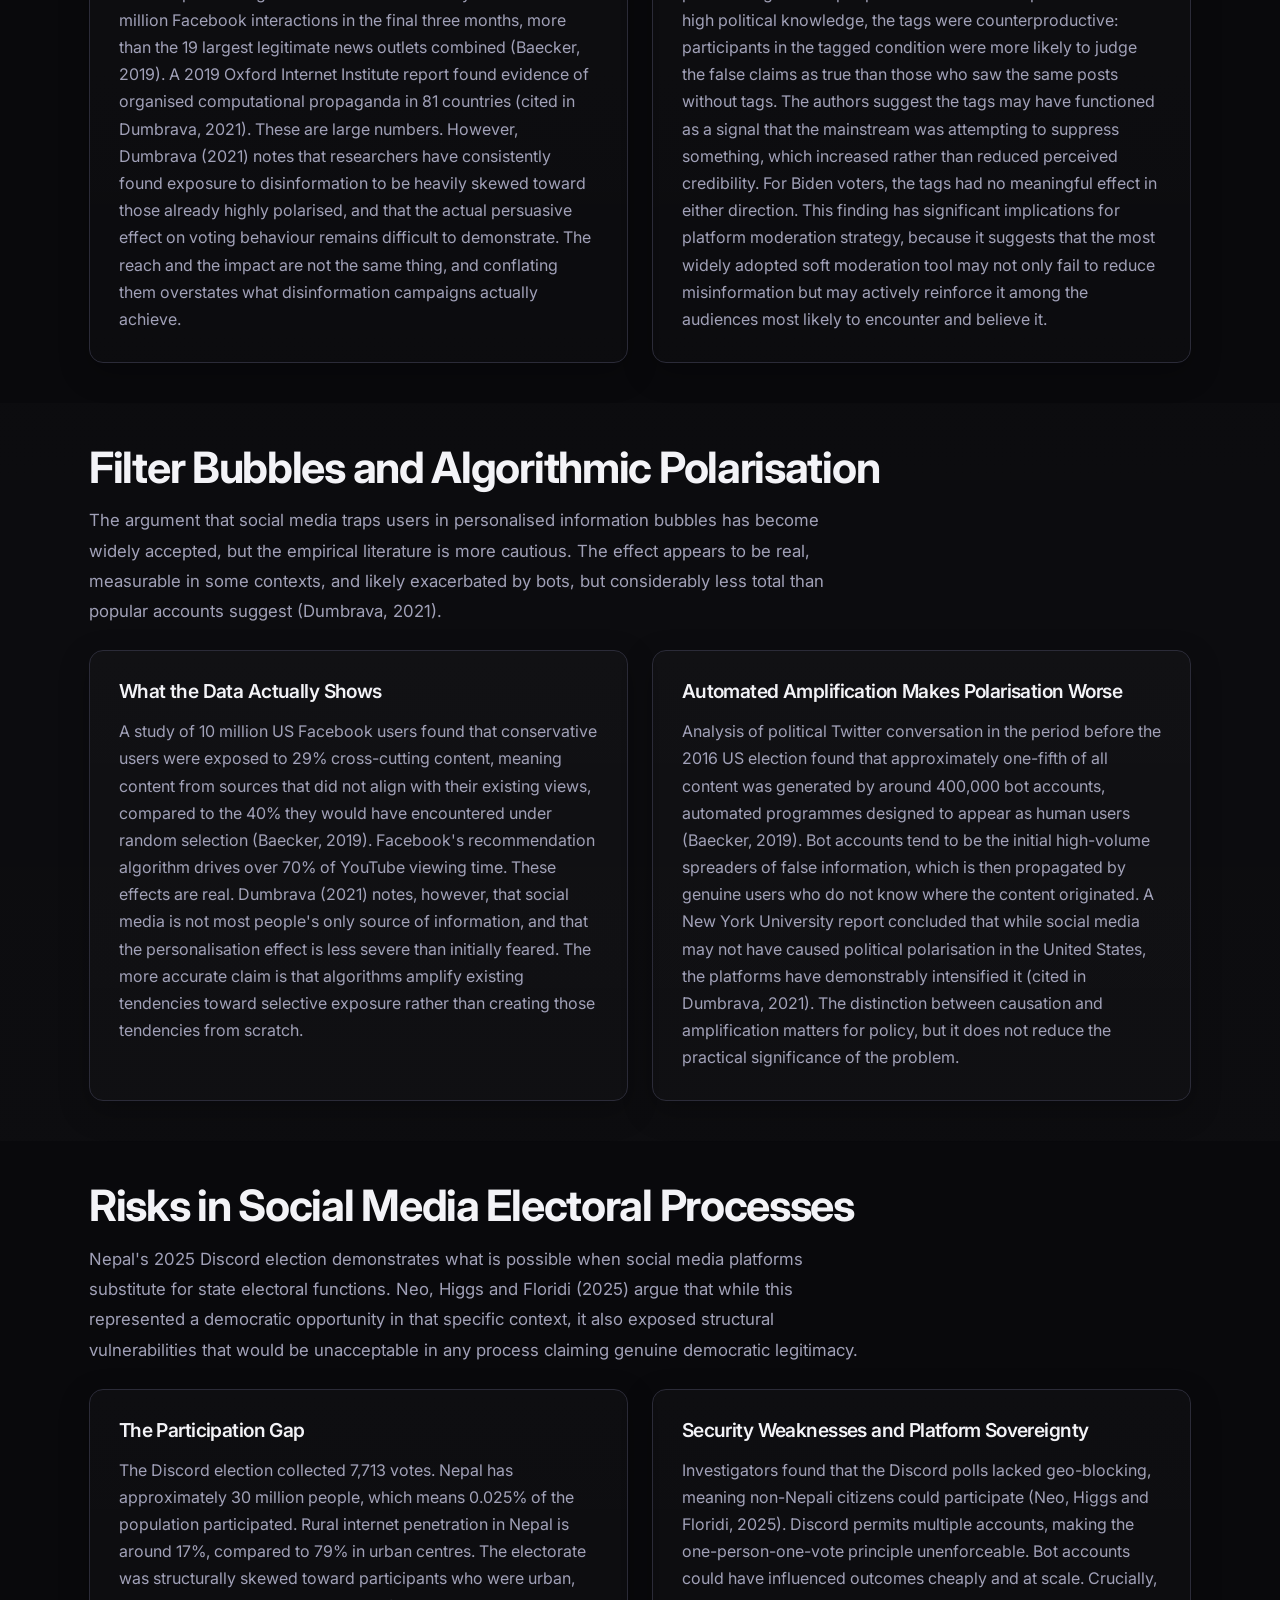
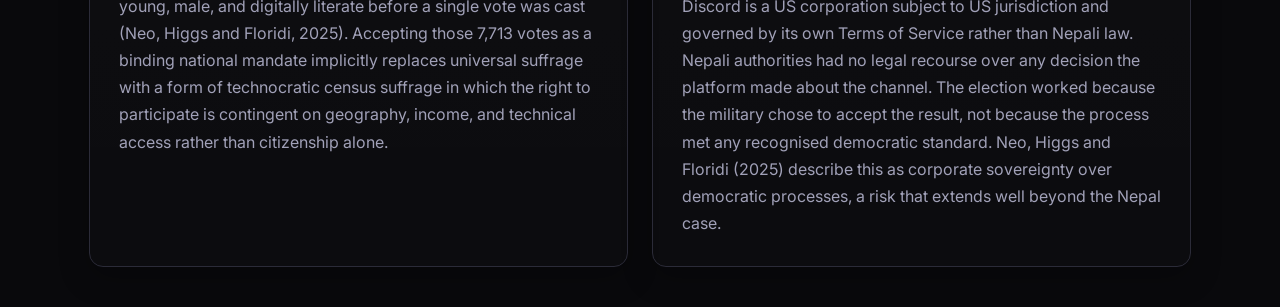
<file: pages/risks.html>
<!DOCTYPE html>
<html lang="en">

<head>
    <meta charset="UTF-8" />
    <meta name="viewport" content="width=device-width, initial-scale=1.0" />
    <title>Risks - Online Censorship</title>
    <base href="../" />
    <link rel="preconnect" href="https://fonts.googleapis.com" />
    <link rel="preconnect" href="https://fonts.gstatic.com" crossorigin />
    <link href="https://fonts.googleapis.com/css2?family=Inter:wght@400;500;600;700&display=swap" rel="stylesheet" />
    <link rel="stylesheet" href="assets/global.css" />
</head>

<body>

    <div id="navbar"></div>

    <main>

        <section>
            <div class="container">
                <h1>Risks</h1>
                <p class="section-sub">
                    The risks associated with online censorship do not all point in the same direction. Government
                    surveillance and internet shutdowns suppress legitimate speech and political participation.
                    At the same time, unmoderated platforms enable the rapid spread of disinformation and
                    political manipulation. Even attempts to solve these problems, such as platform content
                    moderation and warning labels, carry their own risks. The evidence suggests that there is
                    no cost-free position in this debate: every approach involves trade-offs that deserve
                    critical scrutiny.
                </p>
            </div>
        </section>

        <section class="about">
            <div class="container">
                <div class="section-header">
                    <h2>Surveillance and the Chilling Effect</h2>
                </div>
                <p class="section-sub">
                    One of the less obvious mechanisms through which online censorship operates is the chilling
                    effect: the tendency of people to modify or suppress their own political expression once
                    they know or suspect that what they say is being monitored. Dumbrava (2021) identifies this
                    as one of the primary social media risks to democracy, distinct from direct censorship
                    because it requires no arrests and leaves no visible trace.
                </p>
                <div class="cards">
                    <div class="card">
                        <h3>Evidence of Behavioural Change Under Surveillance</h3>
                        <p>
                            Following the 2013 revelations about US National Security Agency mass surveillance
                            programmes, researchers tracked a measurable and statistically significant drop
                            in traffic to privacy-sensitive Wikipedia articles covering subjects such as
                            Al Qaeda, certain political movements, and related topics (Dumbrava, 2021).
                            People had not been told their searches were monitored. They had simply learned
                            that such monitoring was possible. That distinction is important: it demonstrates
                            that the chilling effect does not require confirmed surveillance, only the
                            credible possibility of it. Freedom House (2021) documented arrests for online
                            speech in 56 countries and deliberate social media blocks by governments in 21
                            others, most commonly timed to coincide with protests and elections (cited in
                            Dumbrava, 2021).
                        </p>
                    </div>
                    <div class="card">
                        <h3>Shutdowns Often Produce the Opposite of Their Intended Effect</h3>
                        <p>
                            Governments increasingly use internet shutdowns as a first response to political
                            unrest. Access Now tracked over 180 such shutdowns in 2022 alone. The Nepal
                            case of September 2025 offers a particularly instructive example. The government
                            banned over 24 social media platforms ostensibly to enforce registration
                            requirements, but the ban was widely interpreted as an attempt to silence
                            political criticism (Koirala, 2025). The four-day period between the ban's
                            implementation and the escalation of protests proved decisive: activists migrated
                            to Discord and established the digital infrastructure that would later be used
                            to run a national election (Neo, Higgs and Floridi, 2025). The shutdown did not
                            suppress dissent. It redirected it somewhere harder to monitor.
                        </p>
                    </div>
                </div>
            </div>
        </section>

        <section>
            <div class="container">
                <div class="section-header">
                    <h2>Disinformation: Scale, Reach, and the Limits of Correction</h2>
                </div>
                <p class="section-sub">
                    The research on online disinformation presents a genuinely complicated picture. The scale
                    of exposure is alarming, but the evidence on actual impact is more contested than public
                    debate typically acknowledges. Both facts matter for assessing the risks.
                </p>
                <div class="cards">
                    <div class="card">
                        <h3>The Scale Is Real, Even if the Impact Is Contested</h3>
                        <p>
                            Russian troll accounts reached an estimated 126 million Facebook users during
                            the 2016 US presidential campaign. The 20 best-performing fake news stories in
                            that cycle received 8.7 million Facebook interactions in the final three months,
                            more than the 19 largest legitimate news outlets combined (Baecker, 2019). A
                            2019 Oxford Internet Institute report found evidence of organised computational
                            propaganda in 81 countries (cited in Dumbrava, 2021). These are large numbers.
                            However, Dumbrava (2021) notes that researchers have consistently found exposure
                            to disinformation to be heavily skewed toward those already highly polarised,
                            and that the actual persuasive effect on voting behaviour remains difficult to
                            demonstrate. The reach and the impact are not the same thing, and conflating
                            them overstates what disinformation campaigns actually achieve.
                        </p>
                    </div>
                    <div class="card">
                        <h3>Warning Labels Have Not Worked as Hoped</h3>
                        <p>
                            Blanchar and Norris (2024) ran a controlled experiment testing whether Twitter's
                            disputed tags on Trump's 2020 election fraud posts changed what people believed.
                            For Trump voters with high political knowledge, the tags were counterproductive:
                            participants in the tagged condition were more likely to judge the false claims
                            as true than those who saw the same posts without tags. The authors suggest the
                            tags may have functioned as a signal that the mainstream was attempting to
                            suppress something, which increased rather than reduced perceived credibility.
                            For Biden voters, the tags had no meaningful effect in either direction. This
                            finding has significant implications for platform moderation strategy, because
                            it suggests that the most widely adopted soft moderation tool may not only
                            fail to reduce misinformation but may actively reinforce it among the
                            audiences most likely to encounter and believe it.
                        </p>
                    </div>
                </div>
            </div>
        </section>

        <section class="about">
            <div class="container">
                <div class="section-header">
                    <h2>Filter Bubbles and Algorithmic Polarisation</h2>
                </div>
                <p class="section-sub">
                    The argument that social media traps users in personalised information bubbles has become
                    widely accepted, but the empirical literature is more cautious. The effect appears to be
                    real, measurable in some contexts, and likely exacerbated by bots, but considerably less
                    total than popular accounts suggest (Dumbrava, 2021).
                </p>
                <div class="cards">
                    <div class="card">
                        <h3>What the Data Actually Shows</h3>
                        <p>
                            A study of 10 million US Facebook users found that conservative users were
                            exposed to 29% cross-cutting content, meaning content from sources that did not
                            align with their existing views, compared to the 40% they would have encountered
                            under random selection (Baecker, 2019). Facebook's recommendation algorithm
                            drives over 70% of YouTube viewing time. These effects are real. Dumbrava (2021)
                            notes, however, that social media is not most people's only source of information,
                            and that the personalisation effect is less severe than initially feared. The
                            more accurate claim is that algorithms amplify existing tendencies toward
                            selective exposure rather than creating those tendencies from scratch.
                        </p>
                    </div>
                    <div class="card">
                        <h3>Automated Amplification Makes Polarisation Worse</h3>
                        <p>
                            Analysis of political Twitter conversation in the period before the 2016 US
                            election found that approximately one-fifth of all content was generated by
                            around 400,000 bot accounts, automated programmes designed to appear as
                            human users (Baecker, 2019). Bot accounts tend to be the initial high-volume
                            spreaders of false information, which is then propagated by genuine users who
                            do not know where the content originated. A New York University report
                            concluded that while social media may not have caused political polarisation
                            in the United States, the platforms have demonstrably intensified it (cited
                            in Dumbrava, 2021). The distinction between causation and amplification
                            matters for policy, but it does not reduce the practical significance
                            of the problem.
                        </p>
                    </div>
                </div>
            </div>
        </section>

        <section>
            <div class="container">
                <div class="section-header">
                    <h2>Risks in Social Media Electoral Processes</h2>
                </div>
                <p class="section-sub">
                    Nepal's 2025 Discord election demonstrates what is possible when social media platforms
                    substitute for state electoral functions. Neo, Higgs and Floridi (2025) argue that while
                    this represented a democratic opportunity in that specific context, it also exposed
                    structural vulnerabilities that would be unacceptable in any process claiming genuine
                    democratic legitimacy.
                </p>
                <div class="cards">
                    <div class="card">
                        <h3>The Participation Gap</h3>
                        <p>
                            The Discord election collected 7,713 votes. Nepal has approximately 30 million
                            people, which means 0.025% of the population participated. Rural internet
                            penetration in Nepal is around 17%, compared to 79% in urban centres. The
                            electorate was structurally skewed toward participants who were urban, young,
                            male, and digitally literate before a single vote was cast (Neo, Higgs and
                            Floridi, 2025). Accepting those 7,713 votes as a binding national mandate
                            implicitly replaces universal suffrage with a form of technocratic census
                            suffrage in which the right to participate is contingent on geography,
                            income, and technical access rather than citizenship alone.
                        </p>
                    </div>
                    <div class="card">
                        <h3>Security Weaknesses and Platform Sovereignty</h3>
                        <p>
                            Investigators found that the Discord polls lacked geo-blocking, meaning
                            non-Nepali citizens could participate (Neo, Higgs and Floridi, 2025). Discord
                            permits multiple accounts, making the one-person-one-vote principle
                            unenforceable. Bot accounts could have influenced outcomes cheaply and at
                            scale. Crucially, Discord is a US corporation subject to US jurisdiction and
                            governed by its own Terms of Service rather than Nepali law. Nepali
                            authorities had no legal recourse over any decision the platform made about
                            the channel. The election worked because the military chose to accept the
                            result, not because the process met any recognised democratic standard.
                            Neo, Higgs and Floridi (2025) describe this as corporate sovereignty over
                            democratic processes, a risk that extends well beyond the Nepal case.
                        </p>
                    </div>
                </div>
            </div>
        </section>

    </main>

    <script src="func/navbar.js"></script>
</body>

</html>
</file>
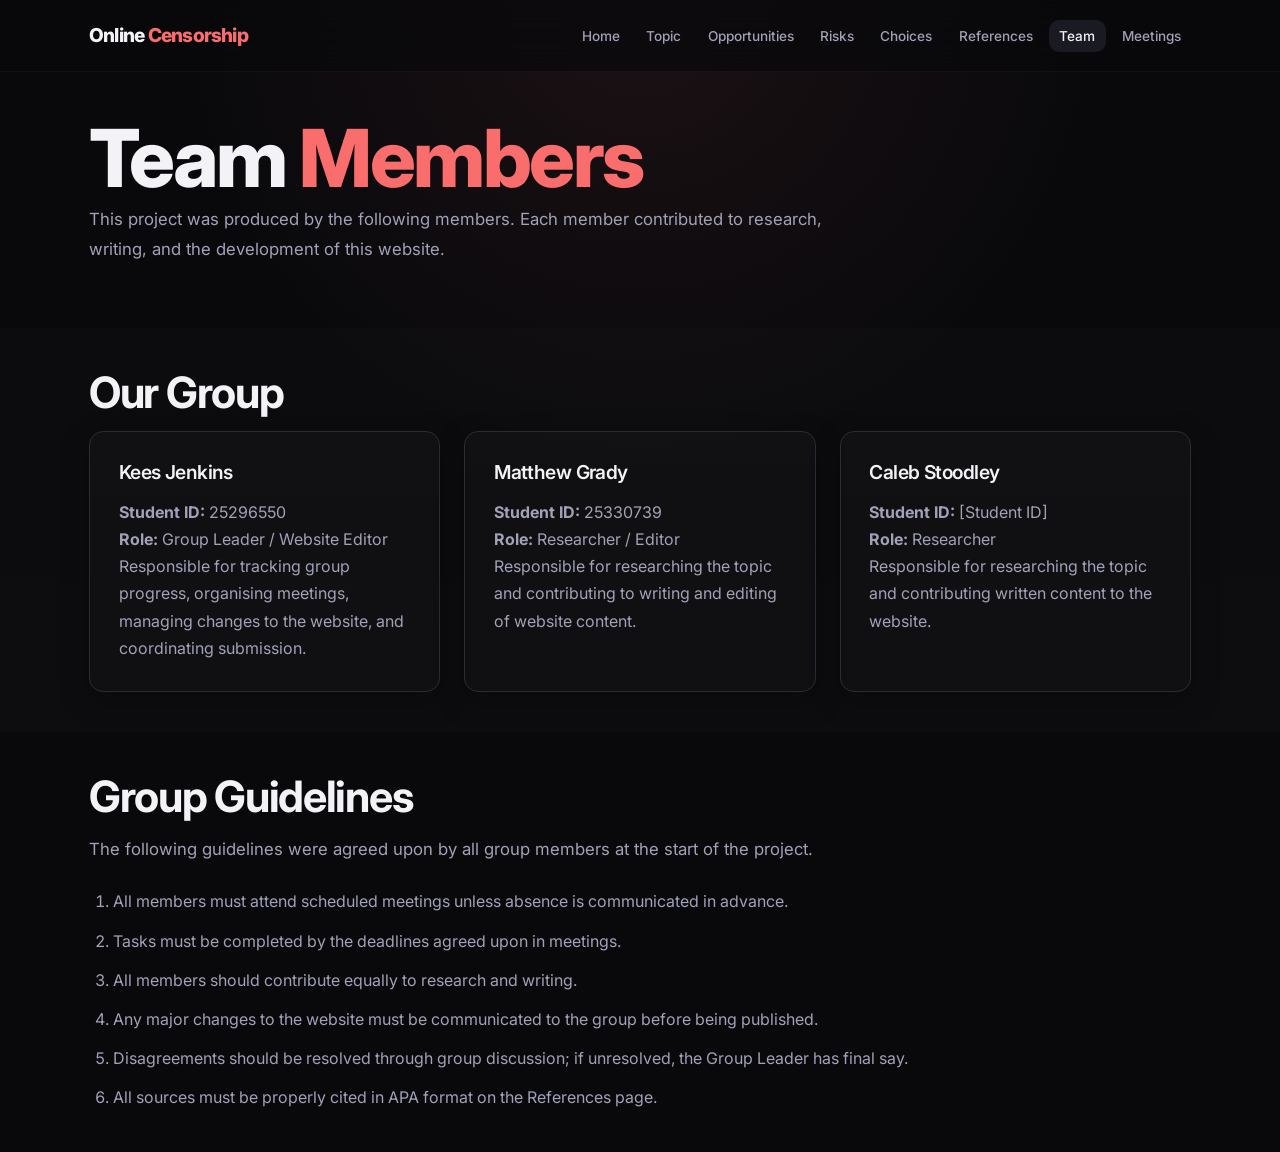
<file: pages/team.html>
<!DOCTYPE html>
<html lang="en">

<head>
    <meta charset="UTF-8" />
    <meta name="viewport" content="width=device-width, initial-scale=1.0" />
    <title>Team Members - Online Censorship</title>
    <base href="../" />
    <link rel="preconnect" href="https://fonts.googleapis.com" />
    <link rel="preconnect" href="https://fonts.gstatic.com" crossorigin />
    <link href="https://fonts.googleapis.com/css2?family=Inter:wght@400;500;600;700&display=swap" rel="stylesheet" />
    <link rel="stylesheet" href="assets/global.css" />
</head>

<body>

    <div id="navbar"></div>

    <main>

        <section>
            <div class="container">
                <h1>Team <span class="accent">Members</span></h1>
                <p class="section-sub">
                    This project was produced by the following members. Each member contributed to research, writing,
                    and the development of this website.
                </p>
            </div>
        </section>

        <section class="about">
            <div class="container">
                <div class="section-header">
                    <h2>Our Group</h2>
                </div>

                <div class="cards">

                    <div class="card">
                        <h3>Kees Jenkins</h3>
                        <p><strong>Student ID:</strong> 25296550</p>
                        <p><strong>Role:</strong> Group Leader / Website Editor</p>
                        <p>Responsible for tracking group progress, organising meetings, managing changes to the
                            website, and coordinating submission.</p>
                    </div>

                    <div class="card">
                        <h3>Matthew Grady</h3>
                        <p><strong>Student ID:</strong> 25330739</p>
                        <p><strong>Role:</strong> Researcher / Editor</p>
                        <p>Responsible for researching the topic and contributing to writing and editing of website
                            content.</p>
                    </div>

                    <div class="card">
                        <h3>Caleb Stoodley</h3>
                        <p><strong>Student ID:</strong> [Student ID]</p>
                        <p><strong>Role:</strong> Researcher</p>
                        <p>Responsible for researching the topic and contributing written content to the website.</p>
                    </div>

                </div>
            </div>
        </section>

        <section>
            <div class="container">
                <div class="section-header">
                    <h2>Group Guidelines</h2>
                </div>

                <p class="section-sub">
                    The following guidelines were agreed upon by all group members at the start of the project.
                </p>

                <ol style="padding-left: 1.5rem; display: flex; flex-direction: column; gap: 0.75rem; color: var(--text); font-size: 0.95rem;">
                    <li>All members must attend scheduled meetings unless absence is communicated in advance.</li>
                    <li>Tasks must be completed by the deadlines agreed upon in meetings.</li>
                    <li>All members should contribute equally to research and writing.</li>
                    <li>Any major changes to the website must be communicated to the group before being published.</li>
                    <li>Disagreements should be resolved through group discussion; if unresolved, the Group Leader
                        has final say.</li>
                    <li>All sources must be properly cited in APA format on the References page.</li>
                </ol>

            </div>
        </section>

    </main>

    <script src="func/navbar.js"></script>
</body>

</html>
</file>
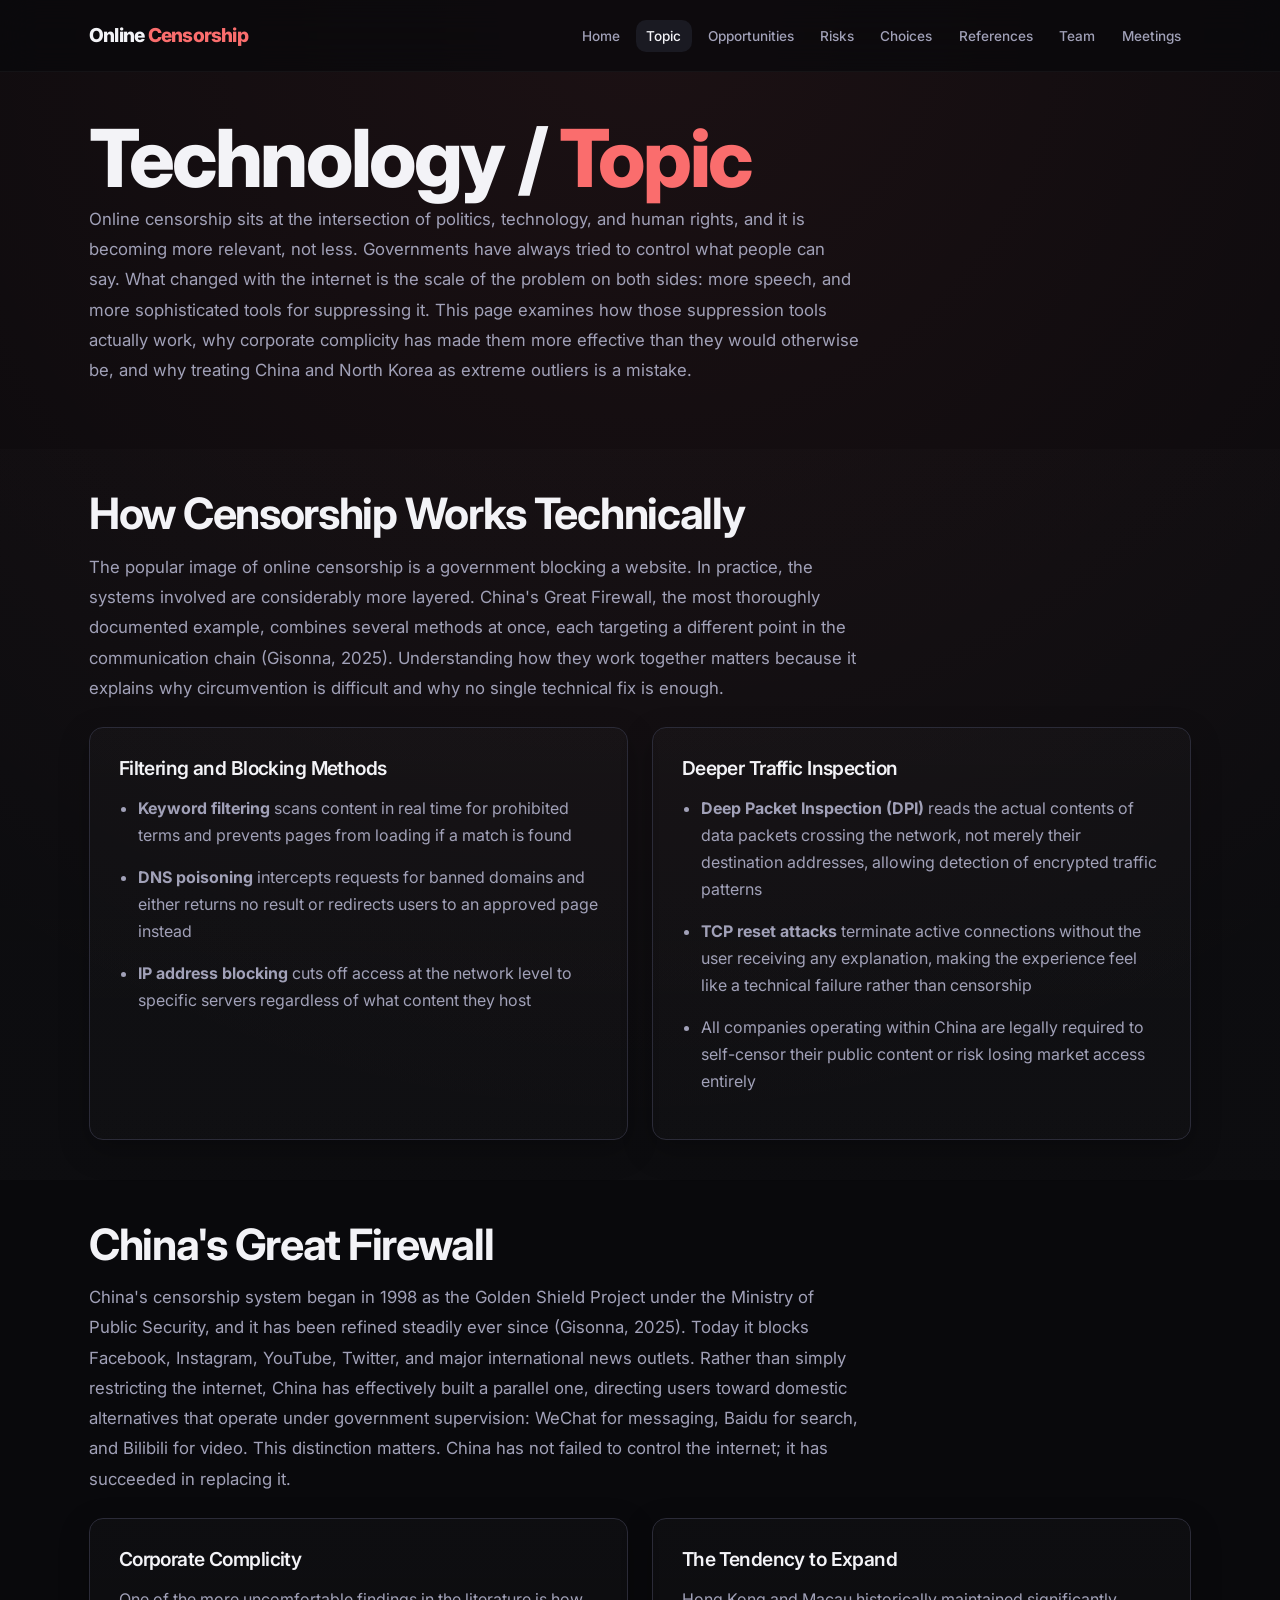
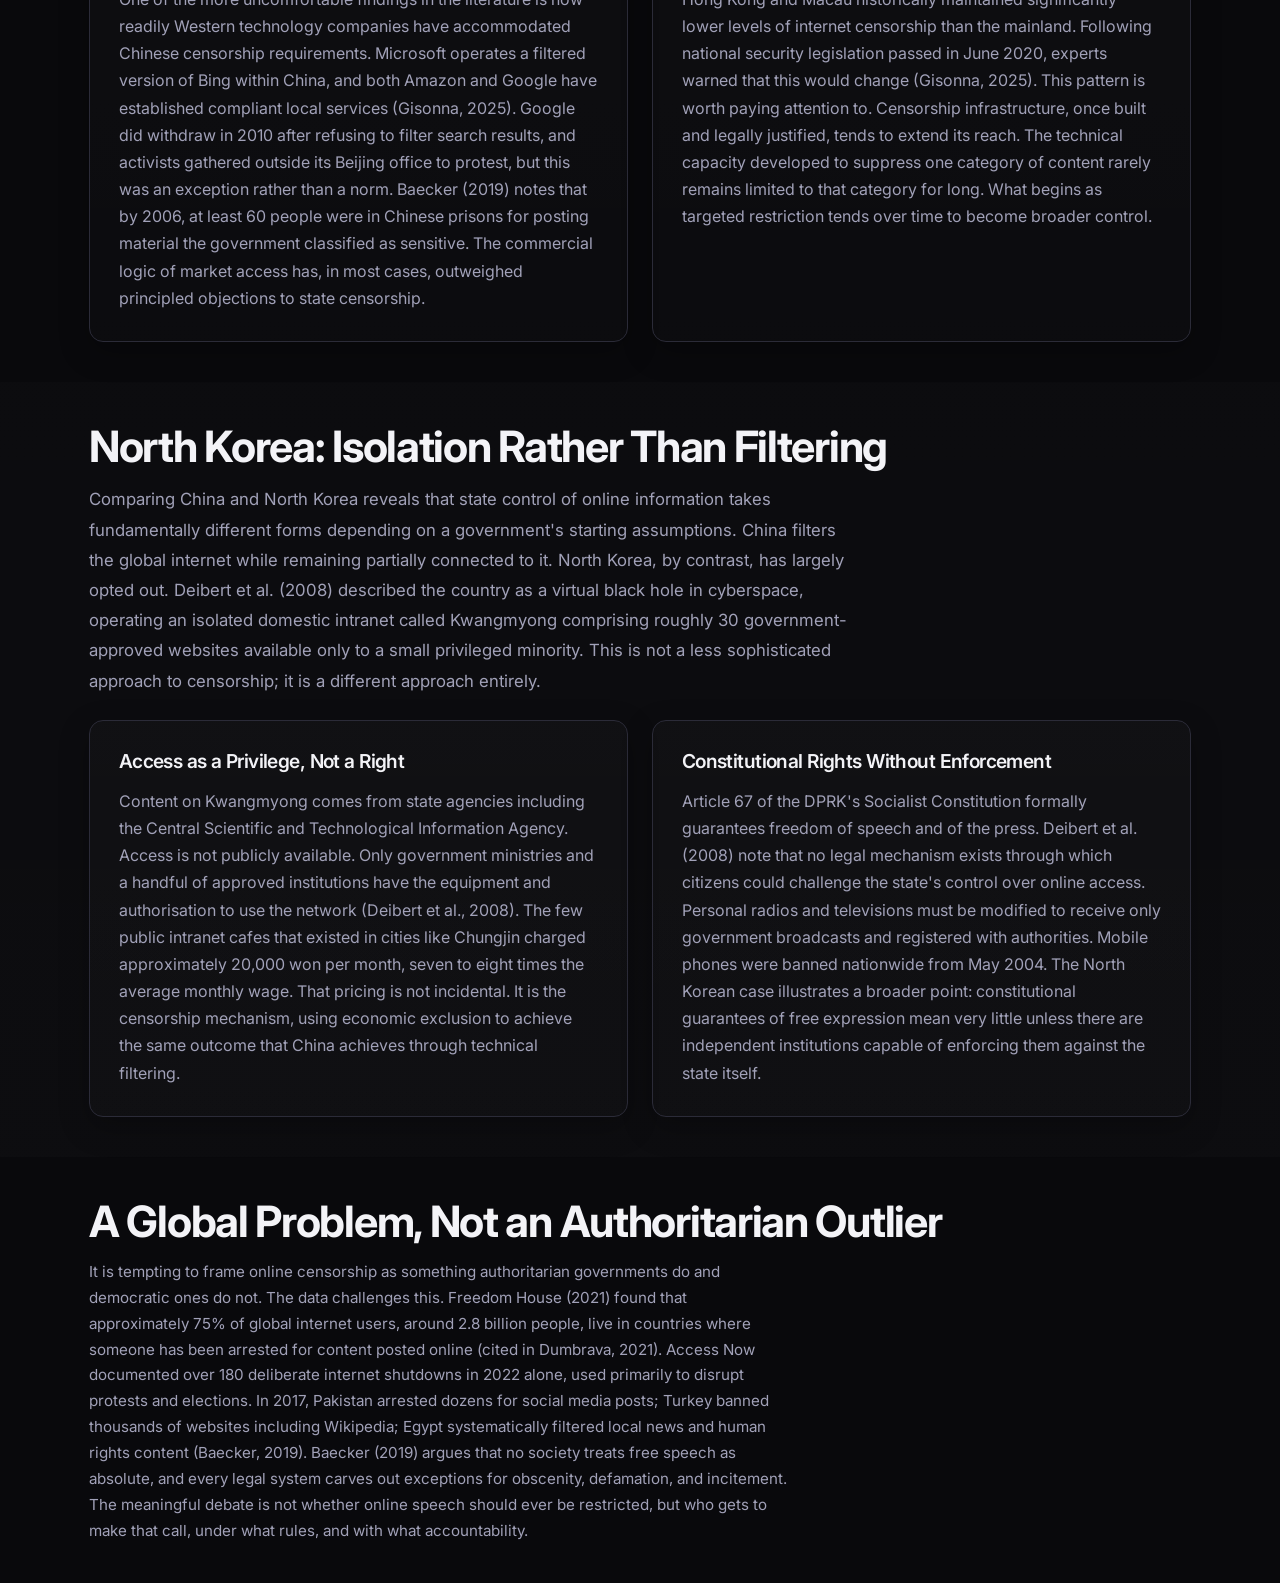
<file: pages/topic.html>
<!DOCTYPE html>
<html lang="en">

<head>
    <meta charset="UTF-8" />
    <meta name="viewport" content="width=device-width, initial-scale=1.0" />
    <title>Technology / Topic - Online Censorship</title>
    <base href="../" />
    <link rel="preconnect" href="https://fonts.googleapis.com" />
    <link rel="preconnect" href="https://fonts.gstatic.com" crossorigin />
    <link href="https://fonts.googleapis.com/css2?family=Inter:wght@400;500;600;700&display=swap" rel="stylesheet" />
    <link rel="stylesheet" href="assets/global.css" />
</head>

<body>

    <div id="navbar"></div>

    <main>

        <section>
            <div class="container">
                <h1>Technology / <span class="accent">Topic</span></h1>
                <p class="section-sub">
                    Online censorship sits at the intersection of politics, technology, and human rights, and it is
                    becoming more relevant, not less. Governments have always tried to control what people can say.
                    What changed with the internet is the scale of the problem on both sides: more speech, and more
                    sophisticated tools for suppressing it. This page examines how those suppression tools actually
                    work, why corporate complicity has made them more effective than they would otherwise be, and
                    why treating China and North Korea as extreme outliers is a mistake.
                </p>
            </div>
        </section>

        <section class="about">
            <div class="container">
                <div class="section-header">
                    <h2>How Censorship Works Technically</h2>
                </div>
                <p class="section-sub">
                    The popular image of online censorship is a government blocking a website. In practice, the
                    systems involved are considerably more layered. China's Great Firewall, the most thoroughly
                    documented example, combines several methods at once, each targeting a different point in the
                    communication chain (Gisonna, 2025). Understanding how they work together matters because it
                    explains why circumvention is difficult and why no single technical fix is enough.
                </p>
                <div class="cards">
                    <div class="card">
                        <h3>Filtering and Blocking Methods</h3>
                        <ul>
                            <li><strong>Keyword filtering</strong> scans content in real time for prohibited terms
                                and prevents pages from loading if a match is found</li>
                            <li><strong>DNS poisoning</strong> intercepts requests for banned domains and either
                                returns no result or redirects users to an approved page instead</li>
                            <li><strong>IP address blocking</strong> cuts off access at the network level to specific
                                servers regardless of what content they host</li>
                        </ul>
                    </div>
                    <div class="card">
                        <h3>Deeper Traffic Inspection</h3>
                        <ul>
                            <li><strong>Deep Packet Inspection (DPI)</strong> reads the actual contents of data
                                packets crossing the network, not merely their destination addresses, allowing
                                detection of encrypted traffic patterns</li>
                            <li><strong>TCP reset attacks</strong> terminate active connections without the user
                                receiving any explanation, making the experience feel like a technical failure
                                rather than censorship</li>
                            <li>All companies operating within China are legally required to self-censor their
                                public content or risk losing market access entirely</li>
                        </ul>
                    </div>
                </div>
            </div>
        </section>

        <section>
            <div class="container">
                <div class="section-header">
                    <h2>China's Great Firewall</h2>
                </div>
                <p class="section-sub">
                    China's censorship system began in 1998 as the Golden Shield Project under the Ministry of
                    Public Security, and it has been refined steadily ever since (Gisonna, 2025). Today it blocks
                    Facebook, Instagram, YouTube, Twitter, and major international news outlets. Rather than simply
                    restricting the internet, China has effectively built a parallel one, directing users toward
                    domestic alternatives that operate under government supervision: WeChat for messaging, Baidu
                    for search, and Bilibili for video. This distinction matters. China has not failed to control
                    the internet; it has succeeded in replacing it.
                </p>
                <div class="cards">
                    <div class="card">
                        <h3>Corporate Complicity</h3>
                        <p>
                            One of the more uncomfortable findings in the literature is how readily Western
                            technology companies have accommodated Chinese censorship requirements. Microsoft
                            operates a filtered version of Bing within China, and both Amazon and Google
                            have established compliant local services (Gisonna, 2025). Google did withdraw
                            in 2010 after refusing to filter search results, and activists gathered outside its
                            Beijing office to protest, but this was an exception rather than a norm. Baecker
                            (2019) notes that by 2006, at least 60 people were in Chinese prisons for posting
                            material the government classified as sensitive. The commercial logic of market
                            access has, in most cases, outweighed principled objections to state censorship.
                        </p>
                    </div>
                    <div class="card">
                        <h3>The Tendency to Expand</h3>
                        <p>
                            Hong Kong and Macau historically maintained significantly lower levels of internet
                            censorship than the mainland. Following national security legislation passed in
                            June 2020, experts warned that this would change (Gisonna, 2025). This pattern
                            is worth paying attention to. Censorship infrastructure, once built and legally
                            justified, tends to extend its reach. The technical capacity developed to suppress
                            one category of content rarely remains limited to that category for long. What
                            begins as targeted restriction tends over time to become broader control.
                        </p>
                    </div>
                </div>
            </div>
        </section>

        <section class="about">
            <div class="container">
                <div class="section-header">
                    <h2>North Korea: Isolation Rather Than Filtering</h2>
                </div>
                <p class="section-sub">
                    Comparing China and North Korea reveals that state control of online information takes
                    fundamentally different forms depending on a government's starting assumptions. China
                    filters the global internet while remaining partially connected to it. North Korea, by
                    contrast, has largely opted out. Deibert et al. (2008) described the country as a virtual
                    black hole in cyberspace, operating an isolated domestic intranet called Kwangmyong
                    comprising roughly 30 government-approved websites available only to a small privileged
                    minority. This is not a less sophisticated approach to censorship; it is a different
                    approach entirely.
                </p>
                <div class="cards">
                    <div class="card">
                        <h3>Access as a Privilege, Not a Right</h3>
                        <p>
                            Content on Kwangmyong comes from state agencies including the Central Scientific
                            and Technological Information Agency. Access is not publicly available. Only
                            government ministries and a handful of approved institutions have the equipment
                            and authorisation to use the network (Deibert et al., 2008). The few public
                            intranet cafes that existed in cities like Chungjin charged approximately 20,000
                            won per month, seven to eight times the average monthly wage. That pricing is
                            not incidental. It is the censorship mechanism, using economic exclusion to
                            achieve the same outcome that China achieves through technical filtering.
                        </p>
                    </div>
                    <div class="card">
                        <h3>Constitutional Rights Without Enforcement</h3>
                        <p>
                            Article 67 of the DPRK's Socialist Constitution formally guarantees freedom of
                            speech and of the press. Deibert et al. (2008) note that no legal mechanism
                            exists through which citizens could challenge the state's control over online
                            access. Personal radios and televisions must be modified to receive only government
                            broadcasts and registered with authorities. Mobile phones were banned nationwide
                            from May 2004. The North Korean case illustrates a broader point: constitutional
                            guarantees of free expression mean very little unless there are independent
                            institutions capable of enforcing them against the state itself.
                        </p>
                    </div>
                </div>
            </div>
        </section>

        <section>
            <div class="container">
                <div class="section-header">
                    <h2>A Global Problem, Not an Authoritarian Outlier</h2>
                </div>
                <p style="color: var(--muted); font-size: 0.95rem; line-height: 1.7; max-width: 70ch;">
                    It is tempting to frame online censorship as something authoritarian governments do and
                    democratic ones do not. The data challenges this. Freedom House (2021) found that approximately
                    75% of global internet users, around 2.8 billion people, live in countries where someone has
                    been arrested for content posted online (cited in Dumbrava, 2021). Access Now documented over
                    180 deliberate internet shutdowns in 2022 alone, used primarily to disrupt protests and
                    elections. In 2017, Pakistan arrested dozens for social media posts; Turkey banned thousands
                    of websites including Wikipedia; Egypt systematically filtered local news and human rights
                    content (Baecker, 2019). Baecker (2019) argues that no society treats free speech as
                    absolute, and every legal system carves out exceptions for obscenity, defamation, and
                    incitement. The meaningful debate is not whether online speech should ever be restricted,
                    but who gets to make that call, under what rules, and with what accountability.
                </p>
            </div>
        </section>

    </main>

    <script src="func/navbar.js"></script>
</body>

</html>
</file>
<file: assets/global.css>
:root {
  --bg: #09090c;
  --surface: #111116;
  --surface-2: #1a1a22;
  --border: #2b2b38;

  --accent: #fa6d6d;
  --accent-dim: #d44d4d;

  --text: #f3f3f7;
  --muted: #a1a1b8;

  --font: 'Inter', system-ui, -apple-system, sans-serif;

  --radius: 14px;
  --nav-height: 72px;

  --shadow:
    0 10px 30px rgba(0, 0, 0, 0.25);

  --transition:
    0.2s ease;
}

/* ─── Reset ───────────────────────────────────────────── */

*,
*::before,
*::after {
  box-sizing: border-box;
  margin: 0;
  padding: 0;
}

html {
  scroll-behavior: smooth;
}

body {
  background:
    radial-gradient(circle at top, rgba(250, 109, 109, 0.08), transparent 35%),
    var(--bg);

  color: var(--text);
  font-family: var(--font);
  line-height: 1.7;
  min-height: 100vh;
  padding-top: var(--nav-height);

  display: flex;
  flex-direction: column;

  text-rendering: optimizeLegibility;
  -webkit-font-smoothing: antialiased;

}

main {
  flex: 1;
}

img {
  max-width: 100%;
  display: block;
}

a {
  color: var(--accent);
  text-decoration: none;
  transition: color var(--transition);
}

a:hover {
  color: #fff;
}

/* ─── Layout ──────────────────────────────────────────── */

.container {
  width: 100%;
  max-width: 1150px;
  margin: 0 auto;
  padding: 0 1.5rem;
}

section {
  padding: 2.5rem 0;
}

/* ─── Typography ──────────────────────────────────────── */

h1,
h2,
h3 {
  line-height: 1.15;
  letter-spacing: -0.03em;
}

h1 {
  font-size: clamp(2.8rem, 7vw, 5rem);
  font-weight: 800;
}

h2 {
  font-size: clamp(1.8rem, 4vw, 2.7rem);
  font-weight: 700;
}

h3 {
  font-size: 1.2rem;
  font-weight: 600;
}

p,
li {
  color: var(--muted);
  font-size: 1rem;
}

.accent {
  color: var(--accent);
}

/* ─── Navbar ──────────────────────────────────────────── */

.nav {
  position: fixed;
  top: 0;
  left: 0;
  right: 0;
  z-index: 1000;

  height: var(--nav-height);

  background: rgba(9, 9, 12, 0.72);
  backdrop-filter: blur(18px);

  border-bottom: 1px solid rgba(255, 255, 255, 0.04);
}

.nav__inner {
  height: 100%;

  display: flex;
  align-items: center;
  gap: 2rem;
}

.nav__logo {
  font-size: 1.2rem;
  font-weight: 800;
  color: var(--text);

  letter-spacing: -0.04em;

  flex-shrink: 0;
}

.nav__logo span {
  color: var(--accent);
}

.nav__logo:hover {
  color: var(--text);
}

.nav__links {
  margin-left: auto;

  display: flex;
  align-items: center;
  gap: 0.35rem;

  list-style: none;
}

.nav__links a {
  color: var(--muted);

  font-size: 0.85rem;
  font-weight: 500;

  padding: 0.5rem 0.65rem;
  border-radius: 10px;

  transition:
    background var(--transition),
    color var(--transition);
}

.nav__links a:hover,
.nav__links a.active {
  background: var(--surface-2);
  color: var(--text);
}

.nav__toggle {
  display: none;

  background: none;
  border: none;

  color: var(--text);

  font-size: 1.4rem;
  cursor: pointer;

  margin-left: auto;
}

/* ─── Hero ────────────────────────────────────────────── */

.hero {
  position: relative;
  overflow: hidden;

  padding:
    calc(var(--nav-height) + 2rem) 0 3rem;
}

.hero::before {
  content: "";

  position: absolute;
  inset: 0;

  background:
    linear-gradient(180deg,
      rgba(250, 109, 109, 0.08),
      transparent);

  pointer-events: none;
}

.hero__inner {
  position: relative;
  z-index: 1;

  display: flex;
  align-items: center;
  gap: 4rem;
  flex-wrap: wrap;
}

.hero__content {
  max-width: 760px;
}

.hero__sub {
  margin-top: 1.5rem;

  font-size: 1.1rem;
  line-height: 1.85;

  color: var(--muted);
}

/* ─── Shared Section Styles ───────────────────────────── */

.section-header {
  margin-bottom: 0.8rem;
}

.section-sub {
  max-width: 70ch;

  margin-bottom: 1.5rem;

  font-size: 1.05rem;
  line-height: 1.8;
}

/* ─── About Section ───────────────────────────────────── */

.about {
  background:
    linear-gradient(180deg,
      rgba(255, 255, 255, 0.01),
      rgba(255, 255, 255, 0.015));
}

/* ─── Cards ───────────────────────────────────────────── */

.cards {
  display: grid;

  grid-template-columns:
    repeat(auto-fit, minmax(280px, 1fr));

  gap: 1.5rem;
}

.card {
  background: linear-gradient(180deg,
      rgba(255, 255, 255, 0.02),
      rgba(255, 255, 255, 0.01));

  border: 1px solid var(--border);

  border-radius: var(--radius);

  padding: 1.8rem;

  box-shadow: var(--shadow);

  transition:
    transform var(--transition),
    border-color var(--transition),
    background var(--transition);
}

.card h3 {
  color: var(--text);
  margin-bottom: 1rem;
}

.card p {
  color: var(--muted);
}

.card ul {
  padding-left: 1.2rem;
}

.card li {
  margin-bottom: 0.9rem;
}

.card ul ul {
  margin-top: 0.55rem;
  padding-left: 1.1rem;
}

.card ul ul li {
  font-size: 0.95rem;
}

/* ─── Buttons ─────────────────────────────────────────── */

.btn {
  display: inline-flex;
  align-items: center;
  justify-content: center;

  padding: 0.8rem 1.4rem;

  border: none;
  border-radius: 12px;

  font-size: 0.95rem;
  font-weight: 600;

  cursor: pointer;

  transition:
    transform var(--transition),
    opacity var(--transition),
    background var(--transition);
}

.btn:hover {
  transform: translateY(-2px);
}

.btn-primary {
  background: var(--accent);
  color: #fff;
}

.btn-primary:hover {
  background: var(--accent-dim);
}

.btn-outline {
  background: transparent;
  color: var(--accent);

  border: 1px solid var(--accent);
}

.btn-outline:hover {
  background: var(--accent);
  color: #fff;
}

/* ─── CTA Section ─────────────────────────────────────── */

.cta-section {
  text-align: center;

  background:
    linear-gradient(180deg,
      transparent,
      rgba(255, 255, 255, 0.015));
}

.cta-section__inner {
  max-width: 700px;
  margin: 0 auto;
}

.cta-section h2 {
  margin-bottom: 1rem;
}

.cta-section p {
  margin-bottom: 2rem;
}

/* ─── Footer ──────────────────────────────────────────── */

.footer {
  margin-top: auto;

  background: var(--surface);

  border-top: 1px solid var(--border);
}

.footer__inner {
  display: grid;
  grid-template-columns: 2fr 1fr 1fr;

  gap: 3rem;

  padding:
    4rem 0 3rem;
}

.footer__logo {
  display: inline-block;

  margin-bottom: 1rem;

  color: var(--text);

  font-size: 1.15rem;
  font-weight: 700;
}

.footer__brand p {
  max-width: 32ch;
}

.footer__nav h4,
.footer__social h4 {
  margin-bottom: 1rem;

  color: var(--text);

  font-size: 0.85rem;
  font-weight: 700;

  letter-spacing: 0.08em;
  text-transform: uppercase;
}

.footer__nav ul,
.footer__social ul {
  list-style: none;

  display: flex;
  flex-direction: column;
  gap: 0.7rem;
}

.footer__nav a,
.footer__social a {
  color: var(--muted);
  transition: color var(--transition);
}

.footer__nav a:hover,
.footer__social a:hover {
  color: var(--text);
}

.footer__bottom {
  border-top: 1px solid var(--border);

  padding: 1.4rem 0;
}

.footer__bottom p {
  font-size: 0.9rem;
}

/* ─── Event Cards (Meetings) ──────────────────────────── */

.events-list {
  display: flex;
  flex-direction: column;
  gap: 1.2rem;
}

.event-card {
  display: grid;
  grid-template-columns: 5rem 1fr auto;
  align-items: start;
  gap: 1.5rem;

  background: linear-gradient(180deg,
      rgba(255, 255, 255, 0.02),
      rgba(255, 255, 255, 0.01));

  border: 1px solid var(--border);
  border-radius: var(--radius);
  padding: 1.4rem 1.6rem;
}

.event-card__date {
  font-size: 0.85rem;
  font-weight: 700;
  color: var(--accent);
  padding-top: 0.2rem;
  white-space: nowrap;
}

.event-card__body h3 {
  font-size: 1rem;
  color: var(--text);
  margin-bottom: 0.5rem;
}

.event-card__body p {
  font-size: 0.92rem;
  color: var(--muted);
}

.event-card__tag {
  font-size: 0.75rem;
  font-weight: 600;
  color: var(--accent);
  background: rgba(250, 109, 109, 0.1);
  border: 1px solid rgba(250, 109, 109, 0.25);
  border-radius: 20px;
  padding: 0.25rem 0.75rem;
  white-space: nowrap;
}

@media (max-width: 600px) {
  .event-card {
    grid-template-columns: 1fr;
    gap: 0.6rem;
  }
}

/* ─── Responsive ──────────────────────────────────────── */

@media (max-width: 900px) {
  .footer__inner {
    grid-template-columns: 1fr 1fr;
  }

  .footer__brand {
    grid-column: 1 / -1;
  }
}

@media (max-width: 900px) {
  .nav__toggle {
    display: block;
  }

  .nav__links {
    display: none;

    position: absolute;
    top: var(--nav-height);
    left: 0;
    right: 0;

    flex-direction: column;
    align-items: stretch;

    padding: 1rem 1.5rem;

    background: rgba(17, 17, 22, 0.98);

    border-bottom: 1px solid var(--border);
  }

  .nav__links.open {
    display: flex;
  }

  .nav__links a {
    width: 100%;
  }
}

@media (max-width: 700px) {
  section {
    padding: 4.5rem 0;
  }

  .hero {
    padding:
      calc(var(--nav-height) + 1.5rem) 0 2rem;
  }

  .footer__inner {
    grid-template-columns: 1fr;
  }
}

@media (max-width: 500px) {
  .container {
    padding: 0 1.1rem;
  }

  h1 {
    font-size: 2.4rem;
  }

  .card {
    padding: 1.4rem;
  }

  .hero__sub,
  .section-sub,
  p,
  li {
    font-size: 0.98rem;
  }
}
</file>
